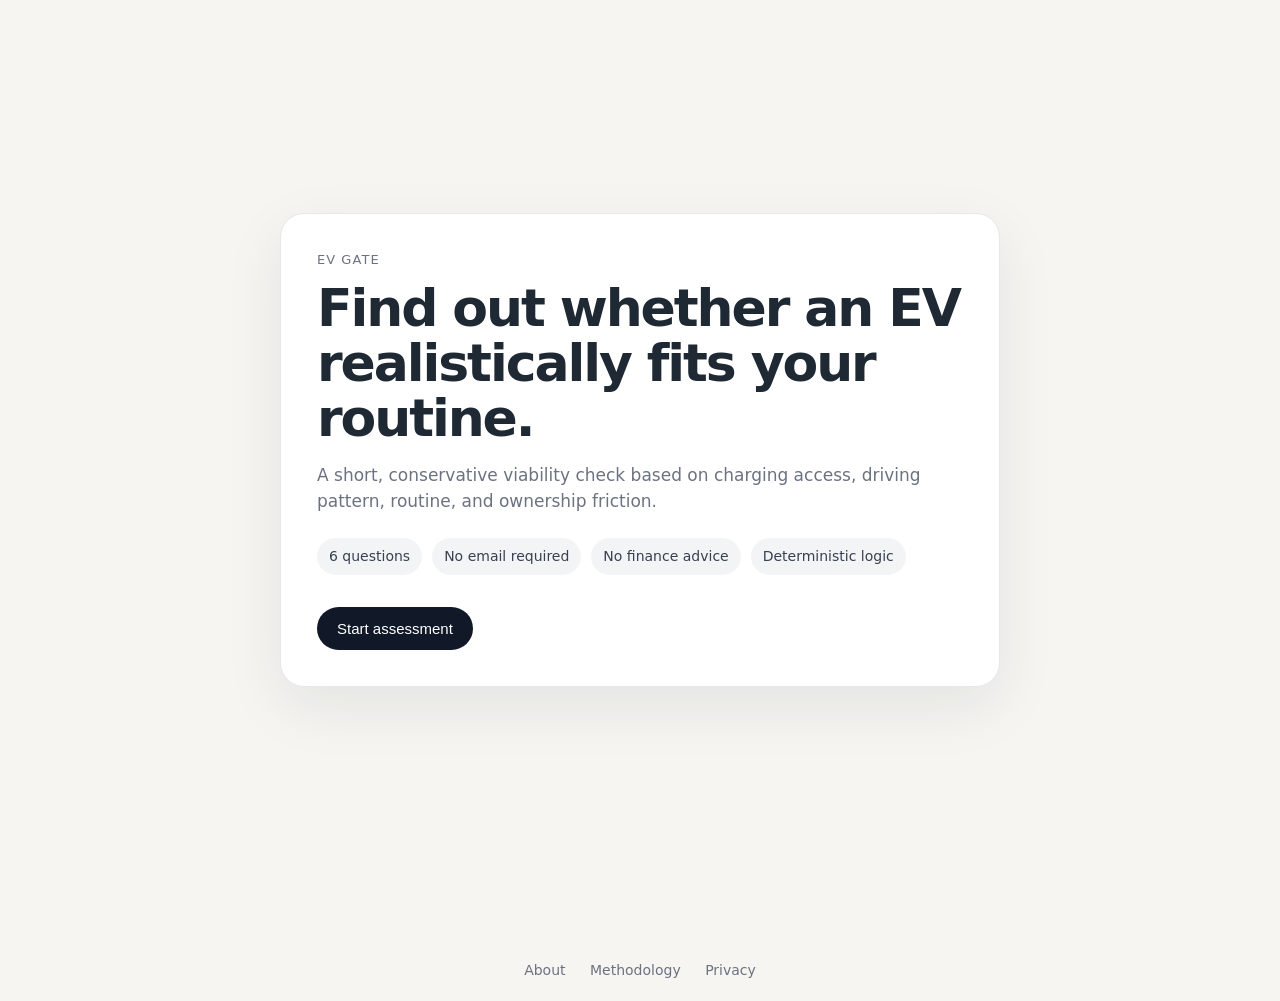
<file: index.html>
<!DOCTYPE html>
<html lang="en">
<head>
  <meta charset="UTF-8" />
  <meta name="viewport" content="width=device-width, initial-scale=1.0" />
  <title>EV Gate</title>

  <style>
    :root {
      --bg: #f6f5f2;
      --card: #ffffff;
      --text: #1f2933;
      --muted: #6b7280;
      --border: #e5e7eb;
      --accent: #111827;
      --soft: #f3f4f6;
      --good: #166534;
      --warn: #92400e;
      --bad: #991b1b;
    }

    * {
      box-sizing: border-box;
    }

    body {
      margin: 0;
      font-family: Inter, system-ui, -apple-system, BlinkMacSystemFont, "Segoe UI", sans-serif;
      background: var(--bg);
      color: var(--text);
      line-height: 1.5;
    }

    .page {
      min-height: 100vh;
      display: flex;
      align-items: center;
      justify-content: center;
      padding: 24px;
    }

    .card {
      width: 100%;
      max-width: 720px;
      background: var(--card);
      border: 1px solid var(--border);
      border-radius: 24px;
      padding: 36px;
      box-shadow: 0 20px 60px rgba(15, 23, 42, 0.08);
    }

    .eyebrow {
      font-size: 13px;
      letter-spacing: 0.08em;
      text-transform: uppercase;
      color: var(--muted);
      margin-bottom: 12px;
    }

    h1 {
      font-size: clamp(32px, 5vw, 52px);
      line-height: 1.05;
      margin: 0 0 18px;
      letter-spacing: -0.04em;
    }

    h2 {
      font-size: clamp(24px, 4vw, 34px);
      line-height: 1.15;
      margin: 0 0 12px;
      letter-spacing: -0.03em;
    }

    p {
      color: var(--muted);
      margin: 0 0 24px;
      font-size: 17px;
    }

    .meta {
      display: flex;
      flex-wrap: wrap;
      gap: 10px;
      margin: 24px 0 32px;
    }

    .tag {
      padding: 8px 12px;
      background: var(--soft);
      border-radius: 999px;
      font-size: 14px;
      color: #374151;
    }

    .options {
      display: grid;
      gap: 12px;
      margin-top: 24px;
      grid-template-columns: repeat(auto-fit, minmax(300px, 1fr));
    }

    .option {
      width: 100%;
      border: 1px solid var(--border);
      background: #fff;
      color: var(--text);
      text-align: left;
      padding: 16px 18px;
      border-radius: 16px;
      cursor: pointer;
      font-size: 16px;
      transition: 0.15s ease;
    }

    .option:hover {
      border-color: #9ca3af;
      background: #fafafa;
    }

    .option.selected {
      border-color: var(--accent);
      background: #f9fafb;
      box-shadow: inset 0 0 0 1px var(--accent);
    }

    .actions {
      display: flex;
      justify-content: space-between;
      gap: 12px;
      margin-top: 30px;
    }

    button {
      border: 0;
      border-radius: 999px;
      padding: 13px 20px;
      font-size: 15px;
      cursor: pointer;
    }

    .primary {
      background: var(--accent);
      color: white;
    }

    .secondary {
      background: var(--soft);
      color: var(--text);
    }

    .primary:disabled {
      opacity: 0.35;
      cursor: not-allowed;
    }

    .progress {
      height: 8px;
      background: var(--soft);
      border-radius: 999px;
      overflow: hidden;
      margin-bottom: 28px;
    }

    .progress-bar {
      height: 100%;
      width: 0%;
      background: var(--accent);
      transition: width 0.25s ease;
    }

    .result-label {
      display: inline-block;
      padding: 8px 12px;
      border-radius: 999px;
      font-size: 14px;
      margin-bottom: 18px;
      background: var(--soft);
      color: var(--text);
    }

    .result-label.good {
      background: #dcfce7;
      color: var(--good);
    }

    .result-label.warn {
      background: #fef3c7;
      color: var(--warn);
    }

    .result-label.bad {
      background: #fee2e2;
      color: var(--bad);
    }

    .result-box {
      background: #f9fafb;
      border: 1px solid var(--border);
      border-radius: 18px;
      padding: 18px;
      margin: 18px 0;
    }

    .result-box h3 {
      margin: 0 0 8px;
      font-size: 17px;
    }

    .result-box p {
      margin: 0;
      font-size: 15px;
    }

    @media (max-width: 560px) {
      .card {
        padding: 24px;
      }

      .actions {
        flex-direction: column-reverse;
      }

      button {
        width: 100%;
      }
    }

    footer {
      text-align: center;
      margin-top: 40px;
      padding: 20px;
      font-size: 14px;
    }

    footer a {
      margin: 0 10px;
      color: var(--muted);
      text-decoration: none;
    }

    footer a:hover {
      color: var(--accent);
    }
  </style>
</head>

<body>
  <main class="page">
    <section class="card" id="app"></section>
  </main>

  <footer>
    <a href="about.html">About</a>
    <a href="methodology.html">Methodology</a>
    <a href="privacy.html">Privacy</a>
  </footer>
  <script>
    const questions = [
      {
        id: "chargingAssessment",
        title: "How would you realistically expect to charge the vehicle most of the time?",
        support: "This helps assess whether your likely charging behaviour fits nearby infrastructure and routine.",
        answers: [
          { label: "Mainly at home", score: 3, friction: 0 },
          { label: "Mainly at work", score: 2, friction: 0 },
          { label: "Mostly public chargers nearby", score: -1, friction: 2 },
          { label: "Mostly rapid charging when needed", score: -2, friction: 3 },
          { label: "I’m not sure yet", score: 0, friction: 1, uncertainty: 1 }
        ]
      },
      {
        id: "drivingPattern",
        title: "On a typical week, how much driving would the vehicle usually do?",
        support: "This helps assess how often charging may realistically be required.",
        answers: [
          { label: "Mostly short local trips", score: 3, friction: 0 },
          { label: "Regular commuting and errands", score: 2, friction: 0 },
          { label: "Frequent long-distance driving", score: -1, friction: 2 },
          { label: "High mileage most weeks", score: -2, friction: 3 },
          { label: "It varies significantly week to week", score: -1, friction: 2 },
          { label: "Unsure", score: 0, friction: 1, uncertainty: 1 }
        ]
      },
      {
        id: "routinePredictability",
        title: "How predictable is your typical weekly driving routine?",
        support: "This helps assess how easily charging could fit around your normal usage.",
        answers: [
          { label: "Very predictable week to week", score: 3, friction: 0 },
          { label: "Mostly predictable with occasional longer trips", score: 2, friction: 0 },
          { label: "Changes regularly week to week", score: -1, friction: 2 },
          { label: "Frequently unpredictable or last-minute", score: -2, friction: 3 },
          { label: "Unsure", score: 0, friction: 1, uncertainty: 1 }
        ]
      },
      {
        id: "chargingTolerance",
        title: "How would you feel about occasionally planning journeys or stops around charging availability?",
        support: "Some EV ownership setups may involve occasional reliance on public charging infrastructure.",
        answers: [
          { label: "Completely fine with it", score: 3, friction: 0 },
          { label: "Mostly fine if needed occasionally", score: 2, friction: 0 },
          { label: "Neutral / not sure", score: 0, friction: 1, uncertainty: 1 },
          { label: "Would prefer not to", score: -1, friction: 2 },
          { label: "Would find that frustrating", score: -3, friction: 3 }
        ]
      },
      {
        id: "backupFlexibility",
        title: "Would the EV likely be your only regularly available vehicle?",
        support: "This helps assess how flexible your transport setup would be if charging became inconvenient.",
        answers: [
          { label: "Yes", score: 3, friction: 0 },
          { label: "Mostly yes", score: 2, friction: 0 },
          { label: "No", score: -1, friction: 2 },
          { label: "There would usually be another option available", score: -2, friction: 3 },
          { label: "Unsure", score: 0, friction: 1, uncertainty: 1 }
        ]
      },
      {
        id: "expectation",
        title: "What would you expect EV ownership to feel like day to day?",
        support: "This helps check whether expectations match the likely ownership experience.",
        answers: [
          { label: "Simple, predictable, and mostly charged at home", score: 3, friction: 0 },
          { label: "A small adjustment, but manageable", score: 2, friction: 0 },
          { label: "Similar to petrol or diesel convenience", score: -1, friction: 2 },
          { label: "I’m mainly interested but unsure what to expect", score: 0, friction: 1, uncertainty: 1 },
          { label: "I would not want to think about charging much", score: -2, friction: 3 }
        ]
      }
    ];

    let currentQuestion = 0;
    let answers = {};

    const app = document.getElementById("app");

    function renderStart() {
      app.innerHTML = `
        <div class="eyebrow">EV Gate</div>
        <h1>Find out whether an EV realistically fits your routine.</h1>
        <p>A short, conservative viability check based on charging access, driving pattern, routine, and ownership friction.</p>

        <div class="meta">
          <span class="tag">6 questions</span>
          <span class="tag">No email required</span>
          <span class="tag">No finance advice</span>
          <span class="tag">Deterministic logic</span>
        </div>

        <button class="primary" onclick="renderQuestion()">Start assessment</button>
      `;
    }

    function renderQuestion() {
      const q = questions[currentQuestion];
      const selected = answers[q.id];

      app.innerHTML = `
        <div class="progress">
          <div class="progress-bar" style="width:0%"></div>
        </div>

        <div class="eyebrow">Question ${currentQuestion + 1} of ${questions.length}</div>
        <h2>${q.title}</h2>
        <p>${q.support}</p>

        <div class="options">
          ${q.answers.map((answer, index) => `
            <button 
              class="option ${selected === index ? "selected" : ""}" 
              onclick="selectAnswer(${index})">
              ${answer.label}
            </button>
          `).join("")}
        </div>

        <div class="actions">
          <button class="secondary" onclick="goBack()">
            ${currentQuestion === 0 ? "Back to start" : "Back"}
          </button>

          <button class="primary" onclick="goNext()" ${selected === undefined ? "disabled" : ""}>
            ${currentQuestion === questions.length - 1 ? "See result" : "Continue"}
          </button>
        </div>
      `;

      // Set progress bar width after rendering
      const progressBar = app.querySelector('.progress-bar');
      progressBar.style.width = `${((currentQuestion) / questions.length) * 100}%`;
    }

    function selectAnswer(index) {
      const q = questions[currentQuestion];
      answers[q.id] = index;
      renderQuestion();
    }

    function goBack() {
      if (currentQuestion === 0) {
        renderStart();
      } else {
        currentQuestion--;
        renderQuestion();
      }
    }

    function goNext() {
      if (currentQuestion < questions.length - 1) {
        currentQuestion++;
        renderQuestion();
      } else {
        renderResult();
      }
    }

    function calculateResult() {
      let score = 0;
      let friction = 0;
      let uncertainty = 0;

      questions.forEach(q => {
        const selectedIndex = answers[q.id];
        const selectedAnswer = q.answers[selectedIndex];

        score += selectedAnswer.score || 0;
        friction += selectedAnswer.friction || 0;
        uncertainty += selectedAnswer.uncertainty || 0;
      });

      if (uncertainty >= 3) {
        return {
          type: "Insufficient information",
          tone: "",
          heading: "There is not enough certainty to give a strong viability result.",
          why: "Several answers indicate uncertainty. That does not mean an EV is unsuitable, but it does mean the practical setup needs more checking first.",
          next: "Clarify likely charging behaviour, weekly mileage, and whether public or rapid charging would be needed regularly."
        };
      }

      if (score >= 12 && friction <= 4) {
        return {
          type: "Likely viable",
          tone: "good",
          heading: "An EV appears operationally viable for your current routine.",
          why: "Your answers suggest manageable charging access, suitable usage patterns, and limited day-to-day friction.",
          next: "Check real-world range, charging installation options, insurance, and total running costs before making a decision."
        };
      }

      if (score >= 5 && friction <= 9) {
        return {
          type: "Viable with tradeoffs",
          tone: "warn",
          heading: "An EV may work, but there are practical tradeoffs to consider.",
          why: "Your setup has some positive viability signals, but charging access, usage pattern, or routine flexibility may create occasional friction.",
          next: "Focus on charging access, realistic weekly usage, and whether occasional public charging would be acceptable."
        };
      }

      return {
        type: "Currently high friction",
        tone: "bad",
        heading: "An EV may create significant practical friction in your current setup.",
        why: "Your answers suggest higher reliance on public charging, lower routine predictability, or limited flexibility if charging becomes inconvenient.",
        next: "Before going further, check whether reliable home, workplace, or local charging access could realistically improve the setup."
      };
    }

    function renderResult() {
      const result = calculateResult();

      app.innerHTML = `
        <div class="result-label ${result.tone}">${result.type}</div>
        <h1>${result.heading}</h1>
        <p>This is not a recommendation to buy or avoid an EV. It is a practical viability check based on your answers.</p>

        <div class="result-box">
          <h3>Why this result?</h3>
          <p>${result.why}</p>
        </div>

        <div class="result-box">
          <h3>What to check next</h3>
          <p>${result.next}</p>
        </div>

        <div class="actions">
          <button class="secondary" onclick="restart()">Start again</button>
        </div>
      `;
    }

    function restart() {
      currentQuestion = 0;
      answers = {};
      renderStart();
    }

    renderStart();
  </script>
</body>
</html>
</file>
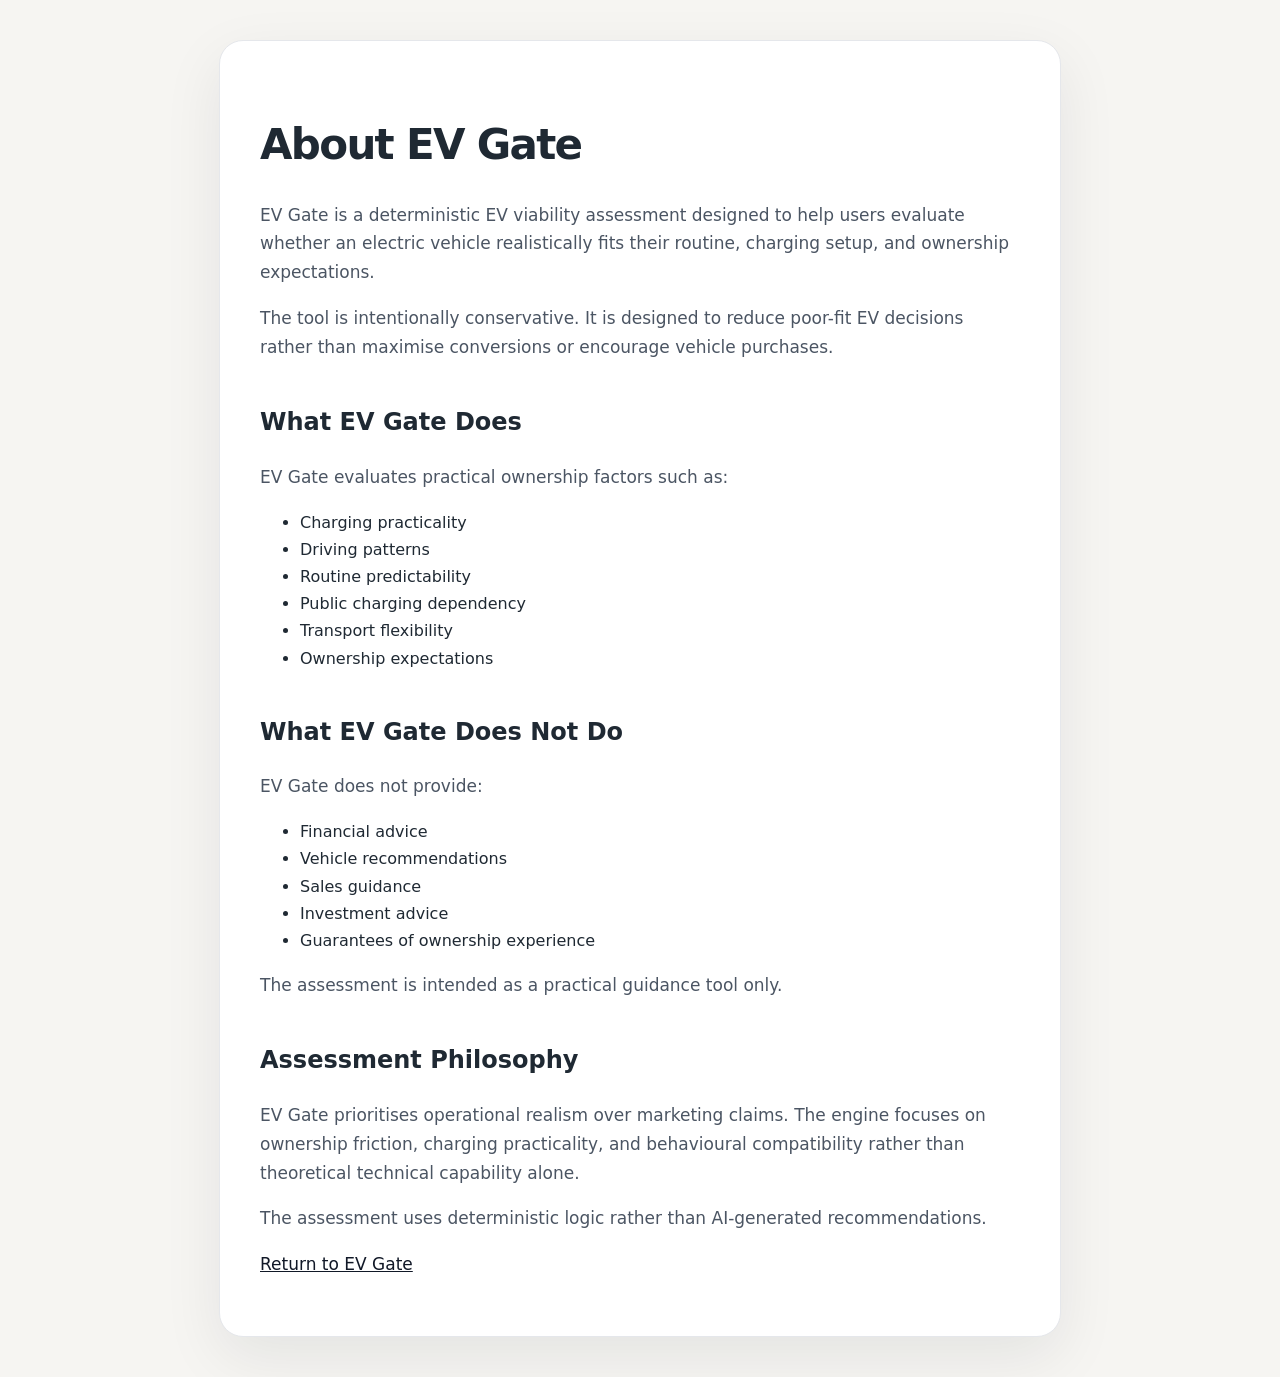
<file: about.html>
<!DOCTYPE html>
<html lang="en">
<head>
  <meta charset="UTF-8" />
  <meta name="viewport" content="width=device-width, initial-scale=1.0" />
  <title>About | EV Gate</title>

  <style>
    body {
      margin: 0;
      font-family: Inter, system-ui, sans-serif;
      background: #f6f5f2;
      color: #1f2933;
      line-height: 1.7;
      padding: 40px 20px;
    }

    .container {
      max-width: 760px;
      margin: 0 auto;
      background: white;
      border-radius: 24px;
      padding: 40px;
      border: 1px solid #e5e7eb;
      box-shadow: 0 20px 60px rgba(15, 23, 42, 0.08);
    }

    h1 {
      font-size: 42px;
      margin-bottom: 20px;
      letter-spacing: -0.04em;
    }

    h2 {
      margin-top: 40px;
      font-size: 24px;
    }

    p {
      color: #4b5563;
      font-size: 17px;
    }

    a {
      color: #111827;
    }
  </style>
</head>
<body>
  <div class="container">
    <h1>About EV Gate</h1>

    <p>
      EV Gate is a deterministic EV viability assessment designed to help users evaluate whether an electric vehicle realistically fits their routine, charging setup, and ownership expectations.
    </p>

    <p>
      The tool is intentionally conservative. It is designed to reduce poor-fit EV decisions rather than maximise conversions or encourage vehicle purchases.
    </p>

    <h2>What EV Gate Does</h2>

    <p>
      EV Gate evaluates practical ownership factors such as:
    </p>

    <ul>
      <li>Charging practicality</li>
      <li>Driving patterns</li>
      <li>Routine predictability</li>
      <li>Public charging dependency</li>
      <li>Transport flexibility</li>
      <li>Ownership expectations</li>
    </ul>

    <h2>What EV Gate Does Not Do</h2>

    <p>
      EV Gate does not provide:
    </p>

    <ul>
      <li>Financial advice</li>
      <li>Vehicle recommendations</li>
      <li>Sales guidance</li>
      <li>Investment advice</li>
      <li>Guarantees of ownership experience</li>
    </ul>

    <p>
      The assessment is intended as a practical guidance tool only.
    </p>

    <h2>Assessment Philosophy</h2>

    <p>
      EV Gate prioritises operational realism over marketing claims. The engine focuses on ownership friction, charging practicality, and behavioural compatibility rather than theoretical technical capability alone.
    </p>

    <p>
      The assessment uses deterministic logic rather than AI-generated recommendations.
    </p>

    <p>
      <a href="index.html">Return to EV Gate</a>
    </p>
  </div>
</body>
</html>
</file>
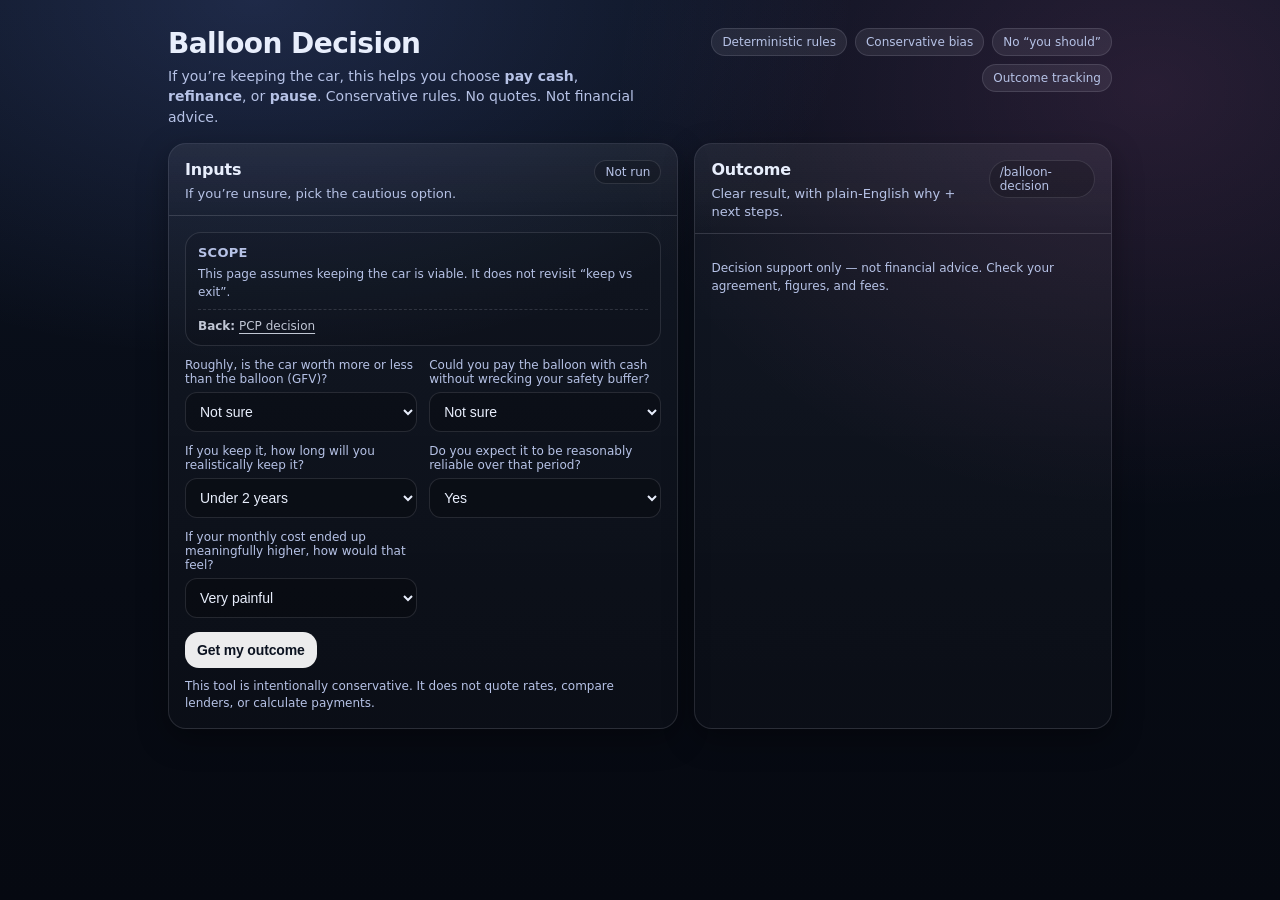
<file: balloon-decision.html>
<!doctype html>
<html lang="en">
<head>
  <meta charset="utf-8" />
  <meta name="viewport" content="width=device-width,initial-scale=1" />
  <title>Balloon Decision — Pay Cash vs Refinance</title>
  <meta name="description" content="If you’re keeping the car, decide how to handle the balloon: pay cash, refinance, or pause. Conservative, deterministic, no cookies." />

  <!-- Indexing controls -->
  <link id="canonicalLink" rel="canonical" href="/balloon-decision/" />
  <meta id="robotsMeta" name="robots" content="index,follow" />

  <style>
:root{
      --bg:#0b1220;
      --text:#e8eefc;
      --muted:#b6c2e6;
      --line:rgba(232,238,252,.12);
      --good:rgba(120,255,190,.12);
      --warn:rgba(255,225,130,.12);
      --bad:rgba(255,130,155,.12);
      --chip:rgba(232,238,252,.08);
      --shadow: 0 10px 30px rgba(0,0,0,.35);
      --radius:18px;
      --radius2:14px;
      --max:980px;
      --font: ui-sans-serif, system-ui, -apple-system, Segoe UI, Roboto, Helvetica, Arial, "Apple Color Emoji","Segoe UI Emoji";
    }
    *{box-sizing:border-box}
    body{
      margin:0;
      font-family:var(--font);
      color:var(--text);
      background:radial-gradient(1000px 600px at 20% 0%, rgba(120,150,255,.18), transparent 60%),
                 radial-gradient(900px 700px at 90% 10%, rgba(255,120,210,.12), transparent 60%),
                 linear-gradient(180deg, var(--bg), #070b14 65%, #060911);
      min-height:100vh;
    }
    a{color:inherit}
    .wrap{max-width:var(--max); margin:0 auto; padding:28px 18px 60px}
    .top{display:flex; gap:14px; align-items:flex-start; justify-content:space-between; margin-bottom:16px;}
    .title{display:flex; flex-direction:column; gap:6px;}
    h1{margin:0; font-size:28px; letter-spacing:-.02em; line-height:1.15;}
    .sub{margin:0; color:var(--muted); max-width:62ch; line-height:1.45; font-size:14px;}
    .pillrow{display:flex; gap:8px; flex-wrap:wrap; justify-content:flex-end;}
    .pill{background:var(--chip); border:1px solid var(--line); padding:6px 10px; border-radius:999px; font-size:12px; color:var(--muted); user-select:none; white-space:nowrap;}

    .grid{display:grid; grid-template-columns: 1.1fr .9fr; gap:16px; margin-top:16px;}
    @media (max-width: 900px){ .grid{grid-template-columns:1fr} .pillrow{justify-content:flex-start} }

    .card{
      background:linear-gradient(180deg, rgba(255,255,255,.04), rgba(255,255,255,.02));
      border:1px solid var(--line);
      border-radius:var(--radius);
      box-shadow:var(--shadow);
      overflow:hidden;
    }
    .card .hd{
      padding:16px 16px 12px;
      border-bottom:1px solid var(--line);
      background:linear-gradient(180deg, rgba(255,255,255,.03), transparent);
      display:flex;
      align-items:flex-start;
      justify-content:space-between;
      gap:12px;
    }
    .card .hd h2{margin:0; font-size:16px; letter-spacing:-.01em;}
    .card .hd p{margin:6px 0 0; color:var(--muted); font-size:13px; line-height:1.4;}
    .card .bd{padding:14px 16px 16px}

    .form{display:grid; grid-template-columns: 1fr 1fr; gap:12px;}
    @media (max-width: 720px){ .form{grid-template-columns:1fr} }

    .section{
      grid-column: 1 / -1;
      border:1px solid var(--line);
      border-radius:16px;
      background:rgba(0,0,0,.10);
      padding:12px 12px 10px;
      margin-top:2px;
    }
    .section h3{margin:0 0 6px; font-size:13px; letter-spacing:.02em; text-transform:uppercase; color:var(--muted);}
    .section p{margin:0; font-size:12px; line-height:1.45; color:var(--muted);}
    .section .tip{margin-top:8px; padding-top:8px; border-top:1px dashed rgba(232,238,252,.14); color:rgba(232,238,252,.82);}

    label{display:flex; flex-direction:column; gap:6px; font-size:12px; color:var(--muted);}
    select{
      width:100%;
      border-radius:12px;
      border:1px solid var(--line);
      background:rgba(0,0,0,.22);
      color:var(--text);
      padding:10px 10px;
      outline:none;
      font-size:14px;
    }
    select:focus{border-color:rgba(180,200,255,.35)}
    .btnrow{margin-top:14px; display:flex; gap:10px; flex-wrap:wrap;}
    button{border:none; border-radius:14px; padding:10px 12px; cursor:pointer; font-weight:650; letter-spacing:-.01em; font-size:14px;}
    .primary{background:rgba(255,255,255,.92); color:#0b1220;}
    .ghost{background:transparent; color:var(--text); border:1px solid var(--line);}
    .note{margin-top:10px; font-size:12px; color:var(--muted); line-height:1.4;}

    .outcome{display:flex; flex-direction:column; gap:12px;}
    .banner{border-radius:var(--radius); border:1px solid var(--line); padding:14px 14px 12px; background:rgba(255,255,255,.03);}
    .banner.good{ background:var(--good); }
    .banner.warn{ background:var(--warn); }
    .banner.bad{ background:var(--bad); }
    .banner .kicker{font-size:12px; color:var(--muted); margin:0 0 6px; display:flex; gap:8px; align-items:center; flex-wrap:wrap;}
    .tag{
      display:inline-flex; align-items:center; gap:6px;
      padding:4px 10px; border-radius:999px;
      background:rgba(0,0,0,.18); border:1px solid var(--line);
      font-size:12px; color:var(--muted); user-select:none;
    }
    .banner h3{margin:0; font-size:20px; letter-spacing:-.02em;}
    .why, .next{border:1px solid var(--line); border-radius:var(--radius2); background:rgba(0,0,0,.12); padding:12px 12px 10px;}
    .why h4, .next h4{margin:0 0 8px; font-size:13px; color:var(--muted); letter-spacing:.02em; text-transform:uppercase;}
    ul{margin:0; padding-left:18px; color:var(--text); line-height:1.5; font-size:14px;}
    .small{color:var(--muted); font-size:12px; line-height:1.45;}

    .links{margin-top:10px; display:flex; flex-direction:column; gap:8px;}
    .linkitem{
      display:flex; justify-content:space-between; gap:10px;
      padding:10px 10px;
      border:1px solid var(--line);
      border-radius:12px;
      background:rgba(255,255,255,.03);
      text-decoration:none;
    }
    .linkitem:hover{border-color:rgba(200,210,255,.28)}
    .linkitem .l{display:flex; flex-direction:column; gap:2px; min-width:0;}
    .linkitem .t{font-size:14px; font-weight:650; white-space:nowrap; overflow:hidden; text-overflow:ellipsis;}
    .linkitem .d{font-size:12px; color:var(--muted); line-height:1.35;}
    .aff{font-size:11px; color:var(--muted); opacity:.9;}

    .audit{margin-top:12px; border-top:1px solid var(--line); padding-top:12px;}
    details{border:1px solid var(--line); border-radius:14px; padding:10px 12px; background:rgba(0,0,0,.10);}
    summary{cursor:pointer; font-weight:650; font-size:13px;}
    .auditgrid{margin-top:10px; display:grid; grid-template-columns: 1fr 1fr; gap:10px;}
    @media (max-width: 720px){ .auditgrid{grid-template-columns:1fr} }
    .kv{border:1px solid var(--line); border-radius:12px; padding:10px; background:rgba(255,255,255,.03); font-size:12px; color:var(--muted); line-height:1.35;}
    .kv b{color:var(--text); font-weight:650}
    .footer{margin-top:14px; color:var(--muted); font-size:12px; line-height:1.45;}
</style>
</head>

<body>
  <div class="wrap">
    <div class="top">
      <div class="title">
        <h1>Balloon Decision</h1>
        <p class="sub">
          If you’re keeping the car, this helps you choose <b>pay cash</b>, <b>refinance</b>, or <b>pause</b>.
          Conservative rules. No quotes. Not financial advice.
        </p>
      </div>
      <div class="pillrow">
        <div class="pill">Deterministic rules</div>
        <div class="pill">Conservative bias</div>
        <div class="pill">No “you should”</div>
        <div class="pill">Outcome tracking</div>
      </div>
    </div>

    <div class="grid">
      <!-- INPUTS -->
      <section class="card">
        <div class="hd">
          <div>
            <h2>Inputs</h2>
            <p>If you’re unsure, pick the cautious option.</p>
          </div>
          <div class="tag">Not run</div>
        </div>
        <div class="bd">
          <div class="section" style="margin-bottom:12px;">
            <h3>Scope</h3>
            <p>This page assumes keeping the car is viable. It does not revisit “keep vs exit”.</p>
            <p class="tip"><b>Back:</b> <a href="/pcp-decision" style="text-decoration:underline; text-underline-offset:3px;">PCP decision</a></p>
          </div>

          <form class="form" id="balloonForm">
            <label>
              Roughly, is the car worth more or less than the balloon (GFV)?
              <select id="equity">
                <option value="not_sure">Not sure</option>
                <option value="more">Worth more</option>
                <option value="same">About the same</option>
                <option value="less">Worth less</option>
              </select>
            </label>

            <label>
              Could you pay the balloon with cash without wrecking your safety buffer?
              <select id="cash">
                <option value="not_sure">Not sure</option>
                <option value="yes">Yes</option>
                <option value="some">Some, but not all</option>
                <option value="no">No</option>
              </select>
            </label>

            <label>
              If you keep it, how long will you realistically keep it?
              <select id="horizon">
                <option value="lt2">Under 2 years</option>
                <option value="3plus">3+ years</option>
              </select>
            </label>

            <label>
              Do you expect it to be reasonably reliable over that period?
              <select id="reliability">
                <option value="yes">Yes</option>
                <option value="unsure">Not sure</option>
                <option value="no">No</option>
              </select>
            </label>

            <label>
              If your monthly cost ended up meaningfully higher, how would that feel?
              <select id="stress">
                <option value="painful">Very painful</option>
                <option value="ok">Manageable</option>
                <option value="fine">Not an issue</option>
              </select>
            </label>
          </form>

          <div class="btnrow">
            <button class="primary" id="btn" type="button">Get my outcome</button>
          </div>

          <div class="note">
            This tool is intentionally conservative. It does not quote rates, compare lenders, or calculate payments.
          </div>
        </div>
      </section>

      <!-- OUTPUT -->
      <section class="card">
        <div class="hd">
          <div>
            <h2>Outcome</h2>
            <p>Clear result, with plain-English why + next steps.</p>
          </div>
          <div class="tag" id="pathTag">/balloon-decision</div>
        </div>
        <div class="bd">
          <div id="result" class="outcome" style="display:none;"></div>

          <div class="footer" style="margin-top:12px;">
            <div class="small">Decision support only — not financial advice. Check your agreement, figures, and fees.</div>
          </div>
        </div>
      </section>
    </div>
  </div>

<script>

    (() => {
      // ============================
      // Indexing rules (Google testing)
      // ============================
      const BASE_PATH = "/balloon-decision/";
      const OUTCOME_PREFIX = BASE_PATH + "outcome/";

      const canonicalEl = document.getElementById("canonicalLink");
      const robotsEl = document.getElementById("robotsMeta");

      function applyIndexingRules() {
        const path = window.location.pathname || "/";
        const isOutcome = path.startsWith(OUTCOME_PREFIX);

        // Canonical ALWAYS points to the base engine path (avoids duplicate content)
        if (canonicalEl) canonicalEl.setAttribute("href", BASE_PATH);

        // Base path indexable; outcome paths noindex
        if (robotsEl) robotsEl.setAttribute("content", isOutcome ? "noindex,follow" : "index,follow");
      }

      // ============================
      // Existing engine logic (unchanged except where required)
      // ============================
      const elEquity = document.getElementById("equity");
      const elCash = document.getElementById("cash");
      const elHorizon = document.getElementById("horizon");
      const elReliability = document.getElementById("reliability");
      const elStress = document.getElementById("stress");
      const elBtn = document.getElementById("btn");
      const elResult = document.getElementById("result");

      function toSlug(tag){
        return String(tag || "unknown")
          .toLowerCase()
          .trim()
          .replace(/\s+/g, "-")
          .replace(/[^a-z0-9-]/g, "");
      }

      const ALLOWED = ["PAUSE", "PAY CASH", "REFINANCE"];

      function recommendBalloon({ equity, cash, horizon, reliability, stress }) {
        if (equity === "not_sure") {
          return {
            tag: "PAUSE",
            title: "Pause — get value vs balloon first",
            why: [
              "You can’t choose cash vs refinance without knowing whether you’re buying above or below market value."
            ],
            next: [
              "Get 1–2 rough valuations.",
              "Compare them to your balloon (GFV).",
              "Then rerun this page."
            ],
            action: { label: "Get a rough valuation →", url: "https://www.autotrader.co.uk/car-valuation" },
            warn: "Refinancing blind is how people finance a loss."
          };
        }

        // Negative equity: this page does not tell them to sell/exit, but it must stop them committing.
        if (equity === "less") {
          return {
            tag: "PAUSE",
            title: "Pause — negative equity changes the framing",
            why: [
              "If the car is worth less than the balloon, paying or refinancing often means buying above market value.",
              "Even if you expect mileage/condition charges, those costs are often capped and can still be lower than locking in the full value-vs-balloon gap."
            ],
            next: [
              "Compare: likely return charges (mileage/condition) vs the value-vs-balloon gap.",
              "If the gap is large, revisit the main PCP decision page and re-check exit options."
            ],
            warn: "Be wary of anyone who ‘solves’ the gap by hiding it in a new agreement."
          };
        }

        if (cash === "not_sure") {
          return {
            tag: "PAUSE",
            title: "Pause — decide whether cash is genuinely available",
            why: [
              "If paying cash would damage your safety buffer, it isn’t really ‘available’."
            ],
            next: [
              "Decide your minimum safe cash buffer.",
              "Then answer again: can you pay the balloon and still keep that buffer?"
            ],
            warn: ""
          };
        }

        const short = (horizon === "lt2");
        const long = (horizon === "3plus");

        if (short) {
          return {
            tag: "PAUSE",
            title: "Pause — short horizons make balloon commitments risky",
            why: [
              "If you expect to move on within ~2 years, refinancing often becomes interest for nothing.",
              "Even paying cash can be premature if you’re not truly keeping the car."
            ],
            next: [
              "Confirm you genuinely want to keep the car (not just avoid a deadline).",
              "If you do, rerun this with a 3+ year horizon."
            ],
            warn: "Refinancing ‘just for now’ is usually a bad idea."
          };
        }

        if (reliability === "no") {
          return {
            tag: "PAUSE",
            title: "Pause — don’t lock in finance on a car you don’t trust",
            why: [
              "Refinancing increases the chance you pay interest and repair bills at the same time."
            ],
            next: [
              "If you still want to keep it, cash (with a buffer) is usually safer than finance.",
              "If that doesn’t sit right, revisit the main PCP decision."
            ],
            warn: ""
          };
        }

        if (stress === "painful") {
          if (cash === "yes") {
            return {
              tag: "PAY CASH",
              title: "Pay cash — avoid a higher fixed monthly commitment",
              why: [
                "You said higher monthlies would be very painful, so refinancing is the wrong type of commitment.",
                "If cash is genuinely available without harming your buffer, cash avoids interest and monthly stress."
              ],
              next: [
                "Confirm the exact balloon and any fees.",
                "Keep your safety buffer intact after paying.",
                "Reassess in 6–12 months."
              ],
              warn: "If paying cash would damage your buffer, treat that as ‘not available’ and pause."
            };
          }
          return {
            tag: "PAUSE",
            title: "Pause — refinancing adds stress and cash isn’t available",
            why: [
              "Forcing a finance commitment here is high regret risk."
            ],
            next: [
              "Get clearer quotes/fees, then rerun.",
              "If stress remains, revisit the main PCP decision."
            ],
            warn: "Stretching terms just to hit a monthly number is often a bad idea."
          };
        }

        if (cash === "yes" && long) {
          return {
            tag: "PAY CASH",
            title: "Pay cash and keep the car (avoid interest)",
            why: [
              "If you’ll keep it 3+ years, cash often avoids paying interest on the balloon.",
              "You keep control: you can sell later on your terms if circumstances change."
            ],
            next: [
              "Confirm the exact balloon and any admin/option-to-purchase fee.",
              "Keep a safety buffer after paying.",
              "Reassess in 6–12 months."
            ],
            warn: ""
          };
        }

        if ((cash === "some" || cash === "no") && long) {
          return {
            tag: "REFINANCE",
            title: "Refinance and keep (only if the term matches your horizon)",
            why: [
              "If cash isn’t available, refinancing is the ownership route.",
              "It’s usually rational only if you’ll keep the car long enough and it’s reasonably reliable."
            ],
            next: [
              "Get 2–3 quotes.",
              "Keep the term aligned to your real horizon (don’t over-extend just for monthly).",
              "Compare total payable, not just monthly."
            ],
            warn: "Refinancing then selling soon is how people pay interest for nothing."
          };
        }

        return {
          tag: "PAUSE",
          title: "Pause — it isn’t a clean cash vs refinance picture yet",
          why: [
            "If it isn’t clear, forcing finance is how people overpay under time pressure."
          ],
          next: [
            "Sanity-check buffer (cash), horizon, and 2–3 quotes.",
            "Then rerun."
          ],
          warn: ""
        };
      }

      function slugToTag(slug) {
        const s = String(slug || "").toLowerCase().trim();
        if (s === "pause") return "PAUSE";
        if (s === "pay-cash") return "PAY CASH";
        if (s === "refinance") return "REFINANCE";
        return "OUTCOME";
      }

      function renderOutcomeShellFromUrl() {
        const path = window.location.pathname || "/";
        if (!path.startsWith(OUTCOME_PREFIX)) return;

        const slug = path.slice(OUTCOME_PREFIX.length).split("/")[0] || "";
        const tag = slugToTag(slug);

        // Outcome shell: renders on direct load for analytics paths.
        // (Does not infer full rationale; user must rerun to regenerate logic-driven content.)
        elResult.style.display = "block";
        elResult.innerHTML = `
          <div class="tag">${tag}</div>
          <h2>Outcome path</h2>

          <strong>Why:</strong>
          <ul>
            <li>This URL exists for analytics and sharing a stable outcome path.</li>
            <li>To see the full rationale, rerun the questions on this page.</li>
          </ul>

          <div class="divider"></div>

          <strong>What to do next:</strong>
          <ul>
            <li>Select your answers above.</li>
            <li>Click “Get my outcome”.</li>
          </ul>

          <p class="note">Decision support only — not financial advice.</p>
        `;
      }

      elBtn.addEventListener("click", () => {
        const out = recommendBalloon({
          equity: elEquity.value,
          cash: elCash.value,
          horizon: elHorizon.value,
          reliability: elReliability.value,
          stress: elStress.value
        });

        // Enforce locked outcome set
        if (!ALLOWED.includes(out.tag)) {
          out.tag = "PAUSE";
          out.title = "Pause — internal mismatch (safe fallback)";
          out.why = ["The engine hit an internal mismatch. Safe fallback."];
          out.next = ["Refresh and try again."];
          out.warn = "";
          delete out.action;
        }

        // Outcome tracking for Cloudflare Analytics (unchanged)
        history.replaceState({}, "", OUTCOME_PREFIX + toSlug(out.tag));

        // Apply indexing rules after navigation (required)
        applyIndexingRules();

        elResult.style.display = "block";
        elResult.innerHTML = `
          <div class="tag">${out.tag}</div>
          <h2>${out.title}</h2>

          <strong>Why:</strong>
          <ul>${(out.why || []).map(x => `<li>${x}</li>`).join("")}</ul>

          <div class="divider"></div>

          <strong>What to do next:</strong>
          <ul>${(out.next || []).map(x => `<li>${x}</li>`).join("")}</ul>

          ${out.action ? `
            <p>
              <a class="cta" href="${out.action.url}" target="_blank" rel="noopener noreferrer">
                ${out.action.label}
              </a>
            </p>
          ` : ""}

          ${out.warn ? `
            <div class="divider"></div>
            <strong>Watch out:</strong>
            <ul><li>${out.warn}</li></ul>
          ` : ""}

          <p class="note">Decision support only — not financial advice.</p>
        `;

        elResult.scrollIntoView({ behavior: "smooth", block: "start" });
      });

      // Run on load
      applyIndexingRules();
      renderOutcomeShellFromUrl();
    })();
  
</script>
</body>
</html>
</file>
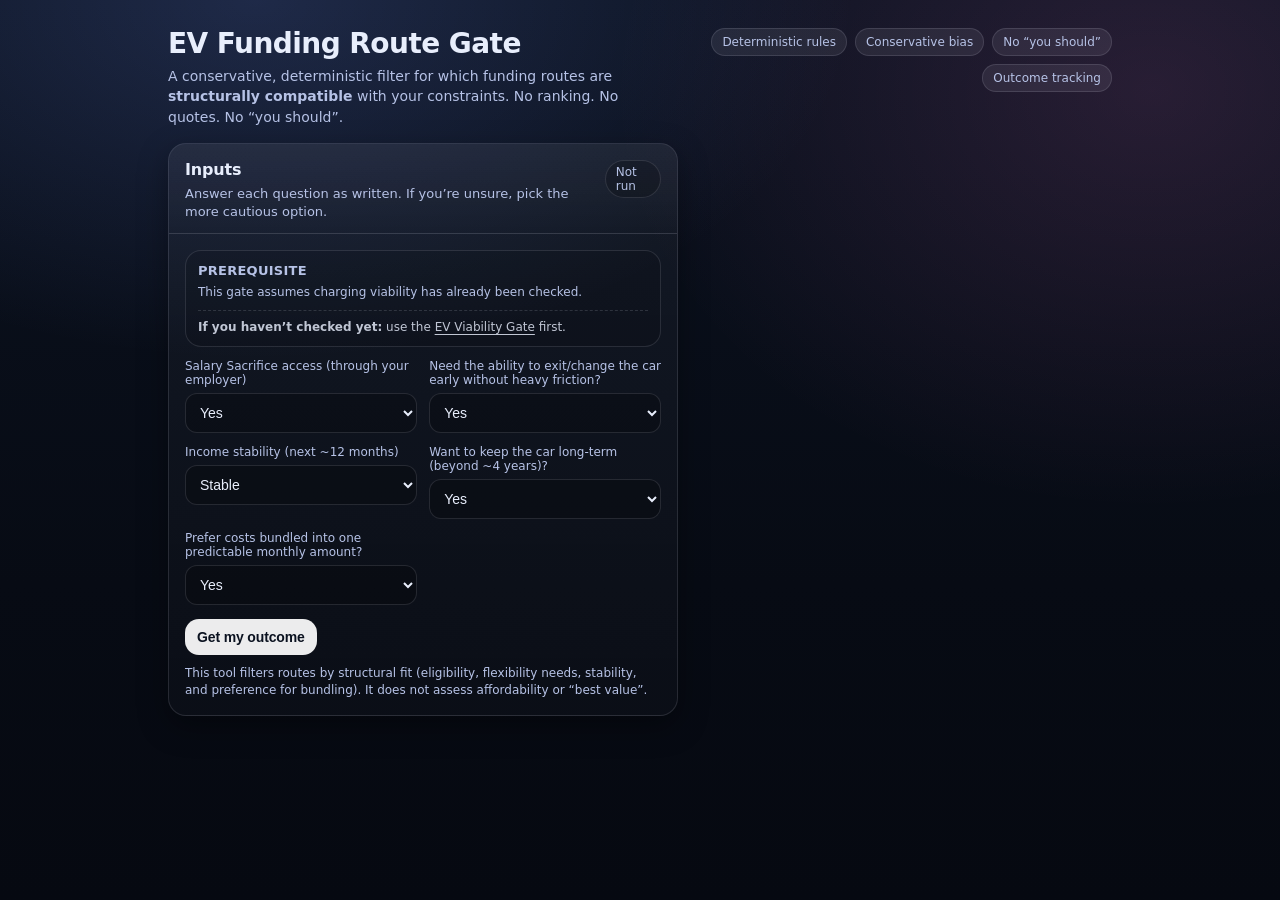
<file: ev-funding-route.html>
<!doctype html>
<html lang="en">
<head>
  <meta charset="utf-8" />
  <meta name="viewport" content="width=device-width,initial-scale=1" />
  <title>EV Funding Route Gate</title>
  <meta name="description" content="A conservative, rule-based check for which EV funding routes are compatible with your constraints. Deterministic. No cookies. Not advice." />

  <!-- Google-safe: canonical always points to base; outcome paths are noindex -->
  <link id="canonicalLink" rel="canonical" href="/ev-funding-route/" />
  <meta id="robotsMeta" name="robots" content="index,follow" />

  <style>
:root{
      --bg:#0b1220;
      --text:#e8eefc;
      --muted:#b6c2e6;
      --line:rgba(232,238,252,.12);
      --good:rgba(120,255,190,.12);
      --warn:rgba(255,225,130,.12);
      --bad:rgba(255,130,155,.12);
      --chip:rgba(232,238,252,.08);
      --shadow: 0 10px 30px rgba(0,0,0,.35);
      --radius:18px;
      --radius2:14px;
      --max:980px;
      --font: ui-sans-serif, system-ui, -apple-system, Segoe UI, Roboto, Helvetica, Arial, "Apple Color Emoji","Segoe UI Emoji";
    }
    *{box-sizing:border-box}
    body{
      margin:0;
      font-family:var(--font);
      color:var(--text);
      background:radial-gradient(1000px 600px at 20% 0%, rgba(120,150,255,.18), transparent 60%),
                 radial-gradient(900px 700px at 90% 10%, rgba(255,120,210,.12), transparent 60%),
                 linear-gradient(180deg, var(--bg), #070b14 65%, #060911);
      min-height:100vh;
    }
    a{color:inherit}
    .wrap{max-width:var(--max); margin:0 auto; padding:28px 18px 60px}
    .top{display:flex; gap:14px; align-items:flex-start; justify-content:space-between; margin-bottom:16px;}
    .title{display:flex; flex-direction:column; gap:6px;}
    h1{margin:0; font-size:28px; letter-spacing:-.02em; line-height:1.15;}
    .sub{margin:0; color:var(--muted); max-width:62ch; line-height:1.45; font-size:14px;}
    .pillrow{display:flex; gap:8px; flex-wrap:wrap; justify-content:flex-end;}
    .pill{background:var(--chip); border:1px solid var(--line); padding:6px 10px; border-radius:999px; font-size:12px; color:var(--muted); user-select:none; white-space:nowrap;}

    .grid{display:grid; grid-template-columns: 1.1fr .9fr; gap:16px; margin-top:16px;}
    @media (max-width: 900px){ .grid{grid-template-columns:1fr} .pillrow{justify-content:flex-start} }

    .card{
      background:linear-gradient(180deg, rgba(255,255,255,.04), rgba(255,255,255,.02));
      border:1px solid var(--line);
      border-radius:var(--radius);
      box-shadow:var(--shadow);
      overflow:hidden;
    }
    .card .hd{
      padding:16px 16px 12px;
      border-bottom:1px solid var(--line);
      background:linear-gradient(180deg, rgba(255,255,255,.03), transparent);
      display:flex;
      align-items:flex-start;
      justify-content:space-between;
      gap:12px;
    }
    .card .hd h2{margin:0; font-size:16px; letter-spacing:-.01em;}
    .card .hd p{margin:6px 0 0; color:var(--muted); font-size:13px; line-height:1.4;}
    .card .bd{padding:14px 16px 16px}

    .form{display:grid; grid-template-columns: 1fr 1fr; gap:12px;}
    @media (max-width: 720px){ .form{grid-template-columns:1fr} }

    .section{
      grid-column: 1 / -1;
      border:1px solid var(--line);
      border-radius:16px;
      background:rgba(0,0,0,.10);
      padding:12px 12px 10px;
      margin-top:2px;
    }
    .section h3{margin:0 0 6px; font-size:13px; letter-spacing:.02em; text-transform:uppercase; color:var(--muted);}
    .section p{margin:0; font-size:12px; line-height:1.45; color:var(--muted);}
    .section .tip{margin-top:8px; padding-top:8px; border-top:1px dashed rgba(232,238,252,.14); color:rgba(232,238,252,.82);}

    label{display:flex; flex-direction:column; gap:6px; font-size:12px; color:var(--muted);}
    select{
      width:100%;
      border-radius:12px;
      border:1px solid var(--line);
      background:rgba(0,0,0,.22);
      color:var(--text);
      padding:10px 10px;
      outline:none;
      font-size:14px;
    }
    select:focus{border-color:rgba(180,200,255,.35)}
    .btnrow{margin-top:14px; display:flex; gap:10px; flex-wrap:wrap;}
    button{border:none; border-radius:14px; padding:10px 12px; cursor:pointer; font-weight:650; letter-spacing:-.01em; font-size:14px;}
    .primary{background:rgba(255,255,255,.92); color:#0b1220;}
    .ghost{background:transparent; color:var(--text); border:1px solid var(--line);}
    .note{margin-top:10px; font-size:12px; color:var(--muted); line-height:1.4;}

    .outcome{display:flex; flex-direction:column; gap:12px;}
    .banner{border-radius:var(--radius); border:1px solid var(--line); padding:14px 14px 12px; background:rgba(255,255,255,.03);}
    .banner.good{ background:var(--good); }
    .banner.warn{ background:var(--warn); }
    .banner.bad{ background:var(--bad); }
    .banner .kicker{font-size:12px; color:var(--muted); margin:0 0 6px; display:flex; gap:8px; align-items:center; flex-wrap:wrap;}
    .tag{
      display:inline-flex; align-items:center; gap:6px;
      padding:4px 10px; border-radius:999px;
      background:rgba(0,0,0,.18); border:1px solid var(--line);
      font-size:12px; color:var(--muted); user-select:none;
    }
    .banner h3{margin:0; font-size:20px; letter-spacing:-.02em;}
    .why, .next{border:1px solid var(--line); border-radius:var(--radius2); background:rgba(0,0,0,.12); padding:12px 12px 10px;}
    .why h4, .next h4{margin:0 0 8px; font-size:13px; color:var(--muted); letter-spacing:.02em; text-transform:uppercase;}
    ul{margin:0; padding-left:18px; color:var(--text); line-height:1.5; font-size:14px;}
    .small{color:var(--muted); font-size:12px; line-height:1.45;}

    .links{margin-top:10px; display:flex; flex-direction:column; gap:8px;}
    .linkitem{
      display:flex; justify-content:space-between; gap:10px;
      padding:10px 10px;
      border:1px solid var(--line);
      border-radius:12px;
      background:rgba(255,255,255,.03);
      text-decoration:none;
    }
    .linkitem:hover{border-color:rgba(200,210,255,.28)}
    .linkitem .l{display:flex; flex-direction:column; gap:2px; min-width:0;}
    .linkitem .t{font-size:14px; font-weight:650; white-space:nowrap; overflow:hidden; text-overflow:ellipsis;}
    .linkitem .d{font-size:12px; color:var(--muted); line-height:1.35;}
    .aff{font-size:11px; color:var(--muted); opacity:.9;}

    .audit{margin-top:12px; border-top:1px solid var(--line); padding-top:12px;}
    details{border:1px solid var(--line); border-radius:14px; padding:10px 12px; background:rgba(0,0,0,.10);}
    summary{cursor:pointer; font-weight:650; font-size:13px;}
    .auditgrid{margin-top:10px; display:grid; grid-template-columns: 1fr 1fr; gap:10px;}
    @media (max-width: 720px){ .auditgrid{grid-template-columns:1fr} }
    .kv{border:1px solid var(--line); border-radius:12px; padding:10px; background:rgba(255,255,255,.03); font-size:12px; color:var(--muted); line-height:1.35;}
    .kv b{color:var(--text); font-weight:650}
    .footer{margin-top:14px; color:var(--muted); font-size:12px; line-height:1.45;}

/* EV Funding Route extras (token-based, New Car Gate pattern) */
.routes{display:grid; gap:12px; grid-template-columns:1fr;}
.routeCard{
  border:1px solid var(--line);
  border-radius:14px;
  padding:12px;
  background:rgba(0,0,0,.10);
}
.routeTop{display:flex; align-items:flex-start; justify-content:space-between; gap:10px; margin-bottom:8px;}
.routeName{font-weight:650; font-size:14px; letter-spacing:-.01em;}
.pill.ok{background:var(--good);}
.pill.pause{background:var(--warn);}
.pill.no{background:var(--bad);}


.linkish{color:inherit}
</style>
</head>

<body>
  <div class="wrap">
    <div class="top">
      <div class="title">
        <h1>EV Funding Route Gate</h1>
        <p class="sub">
          A conservative, deterministic filter for which funding routes are <b>structurally compatible</b> with your constraints.
          No ranking. No quotes. No “you should”.
        </p>
      </div>
      <div class="pillrow">
        <div class="pill">Deterministic rules</div>
        <div class="pill">Conservative bias</div>
        <div class="pill">No “you should”</div>
        <div class="pill">Outcome tracking</div>
      </div>
    </div>

    <div class="grid">
      <!-- INPUTS -->
      <section class="card" id="formCard">
        <div class="hd">
          <div>
            <h2>Inputs</h2>
            <p>Answer each question as written. If you’re unsure, pick the more cautious option.</p>
          </div>
          <div class="tag" id="statusTag">Not run</div>
        </div>
        <div class="bd">

          <div class="section" style="margin-bottom:12px;">
            <h3>Prerequisite</h3>
            <p>This gate assumes charging viability has already been checked.</p>
            <p class="tip"><b>If you haven’t checked yet:</b> use the <a href="/ev-gate/" style="text-decoration:underline; text-underline-offset:3px;">EV Viability Gate</a> first.</p>
          </div>

          <form class="form" id="fundForm">
            <label>
              Salary Sacrifice access (through your employer)
              <select id="salSac">
                <option value="yes">Yes</option>
                <option value="no">No</option>
                <option value="not_sure">Not sure</option>
              </select>
            </label>

            <label>
              Need the ability to exit/change the car early without heavy friction?
              <select id="earlyExit">
                <option value="yes">Yes</option>
                <option value="no">No</option>
                <option value="not_sure">Not sure</option>
              </select>
            </label>

            <label>
              Income stability (next ~12 months)
              <select id="incomeStability">
                <option value="stable">Stable</option>
                <option value="uncertain">Uncertain / changing</option>
                <option value="prefer_not">Prefer not to say</option>
              </select>
            </label>

            <label>
              Want to keep the car long-term (beyond ~4 years)?
              <select id="horizon">
                <option value="yes">Yes</option>
                <option value="no">No</option>
                <option value="not_sure">Not sure</option>
              </select>
            </label>

            <label>
              Prefer costs bundled into one predictable monthly amount?
              <select id="bundled">
                <option value="yes">Yes</option>
                <option value="no">No</option>
                <option value="not_sure">Not sure</option>
              </select>
            </label>
          </form>

          <div class="btnrow">
            <button class="primary" id="btn" type="button">Get my outcome</button>
            <button class="ghost" id="resetBtn" type="button" style="display:none;">Reset</button>
          </div>

          <div class="note">
            This tool filters routes by structural fit (eligibility, flexibility needs, stability, and preference for bundling).
            It does not assess affordability or “best value”.
          </div>
        </div>
      </section>

      <!-- OUTPUT -->
      <section class="card" id="resultCard" style="display:none;" aria-live="polite">
        <div class="hd">
          <div>
            <h2>Outcome</h2>
            <p>Clear result, with plain-English why + next steps.</p>
          </div>
          <div class="tag"><span class="linkish" id="startOver" style="cursor:pointer; text-decoration:underline; text-underline-offset:3px;">Start over</span></div>
        </div>
        <div class="bd">
          <div id="resultBox" class="outcome"></div>

          <div class="divider" style="height:1px; background:var(--line); margin:14px 0;"></div>

          <div class="tag">Route compatibility</div>
          <div id="routesBox" class="routes" style="display:grid; gap:12px; grid-template-columns:1fr;"></div>

          <div class="divider" style="height:1px; background:var(--line); margin:14px 0;"></div>

          <div class="tag">Your answers (not stored)</div>
          <div class="auditgrid" id="summaryKV" style="grid-template-columns:1fr; margin-top:10px;">
            <div class="kv"><b>Salary Sacrifice access</b><br><span id="sumSal">—</span></div>
            <div class="kv"><b>Need early exit flexibility</b><br><span id="sumExit">—</span></div>
            <div class="kv"><b>Income stability</b><br><span id="sumIncome">—</span></div>
            <div class="kv"><b>Keep car long-term</b><br><span id="sumHorizon">—</span></div>
            <div class="kv"><b>Prefer bundled monthly amount</b><br><span id="sumBundled">—</span></div>
          </div>

          <div class="footer">
            <div class="small">This page does not store answers. If you loaded an outcome URL directly, the outcome copy is shown without reconstructing inputs.</div>
            <div class="small">Decision support only — not advice.</div>
          </div>
        </div>
      </section>
    </div>
  </div>

<script>

    (function () {
      // ---------------------------
      // Engine paths (change here if you rename folder)
      // ---------------------------
      const BASE_PATH = "/ev-funding-route/";
      const OUTCOME_PATH = "/ev-funding-route/outcome/";

      // ---------------------------
      // Google-safe indexing directives
      // ---------------------------
      function applyIndexingDirectives() {
        const canonicalEl = document.getElementById("canonicalLink");
        const robotsEl = document.getElementById("robotsMeta");

        const path = window.location.pathname || "";
        const isOutcomePath = path.startsWith(OUTCOME_PATH);

        if (canonicalEl) canonicalEl.setAttribute("href", BASE_PATH);
        if (robotsEl) robotsEl.setAttribute("content", isOutcomePath ? "noindex,follow" : "index,follow");
      }
      applyIndexingDirectives();

      // ---------------------------
      // Locked outcome set (cluster-consistent)
      // ---------------------------
      const OUTCOMES = {
        VIABLE: { key: "VIABLE", slug: "viable", label: "VIABLE" },
        PAUSE: { key: "PAUSE", slug: "pause", label: "PAUSE" },
        NOT_VIABLE_FOR_NOW: { key: "NOT_VIABLE_FOR_NOW", slug: "not-viable-for-now", label: "NOT VIABLE (FOR NOW)" }
      };

      // ---------------------------
      // DOM
      // ---------------------------
      const elSal = document.getElementById("salSac");
      const elExit = document.getElementById("earlyExit");
      const elIncome = document.getElementById("incomeStability");
      const elHorizon = document.getElementById("horizon");
      const elBundled = document.getElementById("bundled");

      const elBtn = document.getElementById("btn");
      const elFormCard = document.getElementById("formCard");
      const elResultCard = document.getElementById("resultCard");
      const elResultBox = document.getElementById("resultBox");
      const elRoutesBox = document.getElementById("routesBox");
      const elStartOver = document.getElementById("startOver");

      const elSumSal = document.getElementById("sumSal");
      const elSumExit = document.getElementById("sumExit");
      const elSumIncome = document.getElementById("sumIncome");
      const elSumHorizon = document.getElementById("sumHorizon");
      const elSumBundled = document.getElementById("sumBundled");

      // ---------------------------
      // Helpers
      // ---------------------------
      function escapeHtml(str) {
        return String(str)
          .replaceAll("&", "&amp;")
          .replaceAll("<", "&lt;")
          .replaceAll(">", "&gt;")
          .replaceAll('"', "&quot;")
          .replaceAll("'", "&#039;");
      }

      function setOutcomePath(slug) {
        const safe = String(slug || OUTCOMES.PAUSE.slug).toLowerCase().replace(/[^a-z0-9-]/g, "");
        history.replaceState({ outcome: safe }, "", OUTCOME_PATH + safe);
      }

      function setBasePath() {
        history.replaceState({}, "", BASE_PATH);
      }

      function parseOutcomeFromPath() {
        const p = window.location.pathname || "";
        const idx = p.indexOf(OUTCOME_PATH);
        if (idx === -1) return null;
        const slug = p.slice(idx + OUTCOME_PATH.length).split("/")[0].toLowerCase();
        return Object.values(OUTCOMES).find(o => o.slug === slug) || null;
      }

      function labelSal(v) {
        if (v === "yes") return "Yes";
        if (v === "no") return "No";
        if (v === "not_sure") return "Not sure";
        return "—";
      }
      function labelExit(v) {
        if (v === "yes") return "Yes";
        if (v === "no") return "No";
        if (v === "not_sure") return "Not sure";
        return "—";
      }
      function labelIncome(v) {
        if (v === "stable") return "Stable";
        if (v === "uncertain") return "Uncertain / changing";
        if (v === "prefer_not") return "Prefer not to say";
        return "—";
      }
      function labelHorizon(v) {
        if (v === "yes") return "Yes (beyond ~4 years)";
        if (v === "no") return "No";
        if (v === "not_sure") return "Not sure";
        return "—";
      }
      function labelBundled(v) {
        if (v === "yes") return "Yes";
        if (v === "no") return "No";
        if (v === "not_sure") return "Not sure";
        return "—";
      }

      // Route status values
      const ROUTE_STATUS = {
        OK: "POTENTIALLY COMPATIBLE",
        PAUSE: "PAUSE TO CHECK",
        NO: "LIKELY NOT A FIT (FOR NOW)"
      };

      function routeCard(name, status, bullets) {
        const cls = status === ROUTE_STATUS.OK ? "ok" : (status === ROUTE_STATUS.PAUSE ? "pause" : "no");
        return `
          <div class="routeCard">
            <div class="routeTop">
              <div class="routeName">${escapeHtml(name)}</div>
              <div class="pill ${cls}">${escapeHtml(status)}</div>
            </div>
            <ul>${(bullets || []).map(b => `<li>${escapeHtml(b)}</li>`).join("")}</ul>
          </div>
        `;
      }

      // ---------------------------
      // Deterministic rules (conservative, no ranking)
      // ---------------------------
      function evaluateRoutes({ salSac, earlyExit, incomeStability, horizon, bundled }) {
        const routes = {
          buy: { name: "Buy (cash / outright)", status: ROUTE_STATUS.OK, why: [] },
          finance: { name: "Finance (PCP / HP / loan)", status: ROUTE_STATUS.OK, why: [] },
          lease: { name: "Lease", status: ROUTE_STATUS.OK, why: [] },
          salsac: { name: "Salary Sacrifice (if available)", status: ROUTE_STATUS.OK, why: [] }
        };

        // Salary Sacrifice eligibility gate
        if (salSac === "no") {
          routes.salsac.status = ROUTE_STATUS.NO;
          routes.salsac.why.push("Not available via your employer (based on your answer).");
        } else if (salSac === "not_sure") {
          routes.salsac.status = ROUTE_STATUS.PAUSE;
          routes.salsac.why.push("Availability/eligibility is unconfirmed.");
        } else {
          routes.salsac.why.push("Availability appears confirmed (based on your answer).");
        }

        // Early-exit need: conservative filter for fixed-term routes
        if (earlyExit === "not_sure") {
          // Uncertainty here is a common regret driver => pause those routes that can be painful to exit
          routes.lease.status = ROUTE_STATUS.PAUSE;
          routes.lease.why.push("Early-exit needs are unclear; fixed-term commitments can be hard to change.");
          routes.finance.status = ROUTE_STATUS.PAUSE;
          routes.finance.why.push("Early-exit needs are unclear; finance agreements can be costly to unwind.");
          if (routes.salsac.status === ROUTE_STATUS.OK) {
            routes.salsac.status = ROUTE_STATUS.PAUSE;
            routes.salsac.why.push("Early-exit needs are unclear; employer schemes can have constraints.");
          }
        } else if (earlyExit === "yes") {
          routes.lease.status = ROUTE_STATUS.NO;
          routes.lease.why.push("You indicated you need easy early exit; leases are typically inflexible once agreed.");
          routes.finance.status = ROUTE_STATUS.PAUSE;
          routes.finance.why.push("Early exit can be possible but terms matter; treat as a check rather than an assumption.");
          if (routes.salsac.status === ROUTE_STATUS.OK) {
            routes.salsac.status = ROUTE_STATUS.PAUSE;
            routes.salsac.why.push("Early exit can have scheme-specific constraints; confirm policy before relying on it.");
          }
        } else {
          // earlyExit === "no"
          routes.lease.why.push("You indicated early exit is not a requirement.");
          routes.finance.why.push("You indicated early exit is not a requirement.");
          if (routes.salsac.status !== ROUTE_STATUS.NO) routes.salsac.why.push("You indicated early exit is not a requirement.");
        }

        // Income stability: conservative caution on long commitments (no affordability judgement)
        if (incomeStability === "uncertain" || incomeStability === "prefer_not") {
          // Do not block outright purchase purely on this; just caution on commitments
          if (routes.lease.status === ROUTE_STATUS.OK) routes.lease.status = ROUTE_STATUS.PAUSE;
          routes.lease.why.push("Income stability is uncertain/unknown; long commitments can become restrictive.");

          if (routes.finance.status === ROUTE_STATUS.OK) routes.finance.status = ROUTE_STATUS.PAUSE;
          routes.finance.why.push("Income stability is uncertain/unknown; treat long commitments conservatively.");

          if (routes.salsac.status === ROUTE_STATUS.OK) routes.salsac.status = ROUTE_STATUS.PAUSE;
          if (routes.salsac.status !== ROUTE_STATUS.NO) routes.salsac.why.push("Income stability is uncertain/unknown; scheme commitments and payroll changes matter.");
        } else {
          routes.buy.why.push("Income stability appears stable (based on your answer).");
        }

        // Ownership horizon: align route suitability (no “best”, just fit)
        if (horizon === "not_sure") {
          // Unclear horizon => pause routes where mismatch causes regret
          if (routes.lease.status === ROUTE_STATUS.OK) routes.lease.status = ROUTE_STATUS.PAUSE;
          routes.lease.why.push("Ownership horizon is unclear; fixed terms can be a mismatch.");

          if (routes.finance.status === ROUTE_STATUS.OK) routes.finance.status = ROUTE_STATUS.PAUSE;
          routes.finance.why.push("Ownership horizon is unclear; decide whether you want to keep or rotate before committing.");

          routes.buy.status = ROUTE_STATUS.PAUSE;
          routes.buy.why.push("Ownership horizon is unclear; outright ownership is simplest when long-term intent is clear.");
        } else if (horizon === "yes") {
          // Long-term keeper: leasing tends to mismatch intent (not always “wrong”, but flag fit)
          routes.buy.why.push("Long-term keeping aligns structurally with ownership.");
          if (routes.finance.status !== ROUTE_STATUS.NO) routes.finance.why.push("Long-term keeping can align, but end-of-term assumptions matter.");
          if (routes.lease.status === ROUTE_STATUS.OK) routes.lease.status = ROUTE_STATUS.PAUSE;
          routes.lease.why.push("Long-term keeping preference can conflict with repeated fixed-term usage.");
        } else {
          // horizon === "no" (not keeping long-term)
          if (routes.buy.status === ROUTE_STATUS.OK) routes.buy.status = ROUTE_STATUS.PAUSE;
          routes.buy.why.push("Not keeping long-term can make outright ownership less aligned unless resale handling is clearly acceptable.");
          routes.lease.why.push("Not keeping long-term can align with fixed-term usage if constraints are understood.");
          routes.finance.why.push("Not keeping long-term can align, but terms and end-of-term options matter.");
        }

        // Bundling preference: mark routes that commonly require more separate management (no cost claims)
        if (bundled === "not_sure") {
          // No need to block; just avoid pretending bundling is solved
          routes.buy.why.push("Bundling preference is unclear.");
          routes.finance.why.push("Bundling preference is unclear.");
          routes.lease.why.push("Bundling preference is unclear.");
          if (routes.salsac.status !== ROUTE_STATUS.NO) routes.salsac.why.push("Bundling preference is unclear.");
        } else if (bundled === "yes") {
          // Do not claim bundling exists; just mark that some routes commonly offer a “single payroll/contract” feel
          if (routes.buy.status === ROUTE_STATUS.OK) routes.buy.status = ROUTE_STATUS.PAUSE;
          routes.buy.why.push("You prefer bundling; outright ownership usually means more separate line items to manage.");

          if (routes.finance.status === ROUTE_STATUS.OK) routes.finance.status = ROUTE_STATUS.PAUSE;
          routes.finance.why.push("You prefer bundling; finance routes often involve separate insurance/charging/maintenance choices.");

          routes.lease.why.push("Bundling preference can align depending on how the agreement is structured.");

          if (routes.salsac.status === ROUTE_STATUS.OK) routes.salsac.why.push("Bundling preference can align if the scheme covers multiple elements.");
        } else {
          // bundled === "no"
          routes.buy.why.push("Bundling is not a requirement (based on your answer).");
          routes.finance.why.push("Bundling is not a requirement (based on your answer).");
          routes.lease.why.push("Bundling is not a requirement (based on your answer).");
          if (routes.salsac.status !== ROUTE_STATUS.NO) routes.salsac.why.push("Bundling is not a requirement (based on your answer).");
        }

        // Cap bullet lists to keep UI clean and deterministic
        for (const k of Object.keys(routes)) {
          routes[k].why = routes[k].why.filter(Boolean).slice(0, 3);
        }

        return routes;
      }

      function overallOutcomeFromRoutes(routes) {
        const statuses = Object.values(routes).map(r => r.status);
        const anyPause = statuses.includes(ROUTE_STATUS.PAUSE);
        const anyOk = statuses.includes(ROUTE_STATUS.OK);

        if (!anyOk) return OUTCOMES.NOT_VIABLE_FOR_NOW;
        if (anyPause) return OUTCOMES.PAUSE;
        return OUTCOMES.VIABLE;
      }

      function outcomeCopy(overall, routes) {
        if (overall.key === OUTCOMES.NOT_VIABLE_FOR_NOW.key) {
          return {
            meta: overall,
            title: "Not viable (for now) — no compatible routes based on the constraints given",
            why: [
              "All routes look either unavailable or structurally mismatched based on your answers.",
              "This does not mean an EV is impossible; it means the current route set does not fit cleanly without changes or checks."
            ],
            next: [
              "If your constraints change (eligibility, flexibility needs, stability, horizon), rerun this gate.",
              "If Salary Sacrifice availability is unknown, confirm it and rerun."
            ],
            warn: "Forcing a route that conflicts with constraints is a common regret driver."
          };
        }

        if (overall.key === OUTCOMES.PAUSE.key) {
          return {
            meta: overall,
            title: "Pause — one or more routes require a check before they can be treated as compatible",
            why: [
              "At least one key input is unknown or creates a fragile commitment.",
              "This gate is conservative by design: it prefers pausing over assuming terms will work out."
            ],
            next: [
              "Confirm any “Pause to check” items (eligibility, early-exit terms, scheme constraints).",
              "Then rerun and only compare routes that remain compatible."
            ],
            warn: ""
          };
        }

        // VIABLE
        return {
          meta: overall,
          title: "Viable — you have one or more compatible routes to compare",
          why: [
            "At least one route looks structurally compatible based on your answers.",
            "This does not rank routes; it narrows the field to options that match your stated constraints."
          ],
          next: [
            "Compare only the routes marked “Potentially compatible”.",
            "Keep the decision separate from the car choice: confirm route constraints first, then shop the car."
          ],
          warn: "If your constraints change (eligibility, flexibility needs, horizon), rerun this gate."
        };
      }

      function renderResultShell({ meta, title, why, next, warn }) {
        elResultBox.innerHTML = `
          <div class="tag">${escapeHtml(meta.label)}</div>
          <h2>${escapeHtml(title)}</h2>

          <strong>Why:</strong>
          <ul>${(why || []).map(x => `<li>${escapeHtml(x)}</li>`).join("")}</ul>

          <div class="divider"></div>

          <strong>What to do next:</strong>
          <ul>${(next || []).map(x => `<li>${escapeHtml(x)}</li>`).join("")}</ul>

          ${warn ? `
            <div class="divider"></div>
            <strong>Watch out:</strong>
            <ul><li>${escapeHtml(warn)}</li></ul>
          ` : ""}

          <p class="note">Decision support only — not advice.</p>
        `;

        elResultCard.style.display = "block";
        elResultCard.scrollIntoView({ behavior: "smooth", block: "start" });
      }

      function renderRoutes(routes) {
        elRoutesBox.innerHTML = [
          routeCard(routes.buy.name, routes.buy.status, routes.buy.why),
          routeCard(routes.finance.name, routes.finance.status, routes.finance.why),
          routeCard(routes.lease.name, routes.lease.status, routes.lease.why),
          routeCard(routes.salsac.name, routes.salsac.status, routes.salsac.why)
        ].join("");
      }

      function showResultFromInputs() {
        const inputs = {
          salSac: elSal.value,
          earlyExit: elExit.value,
          incomeStability: elIncome.value,
          horizon: elHorizon.value,
          bundled: elBundled.value
        };

        const routes = evaluateRoutes(inputs);
        const overall = overallOutcomeFromRoutes(routes);
        const copy = outcomeCopy(overall, routes);

        // Summaries (in-memory only)
        elSumSal.textContent = labelSal(inputs.salSac);
        elSumExit.textContent = labelExit(inputs.earlyExit);
        elSumIncome.textContent = labelIncome(inputs.incomeStability);
        elSumHorizon.textContent = labelHorizon(inputs.horizon);
        elSumBundled.textContent = labelBundled(inputs.bundled);

        // Track overall outcome for analytics
        setOutcomePath(copy.meta.slug);

        // Hide form, show results
        elFormCard.style.display = "none";
        renderResultShell(copy);
        renderRoutes(routes);
      }

      function outcomeShellForDirectLoad(meta) {
        // Fixed copy for direct-load outcome URLs (no stored inputs)
        if (meta.key === OUTCOMES.VIABLE.key) {
          return {
            meta,
            title: "Viable — you have at least one route worth comparing",
            why: [
              "This outcome means the route filter can produce at least one compatible path when run with answers.",
              "Outcome URLs are used for analytics; this page does not store your inputs."
            ],
            next: [
              "Run the gate to generate a compatibility view based on your constraints.",
              "Compare only routes marked “Potentially compatible”."
            ],
            warn: ""
          };
        }
        if (meta.key === OUTCOMES.NOT_VIABLE_FOR_NOW.key) {
          return {
            meta,
            title: "Not viable (for now) — the current route set may not fit cleanly",
            why: [
              "This outcome means the gate can conclude all routes are unavailable or mismatched depending on inputs.",
              "Outcome URLs are used for analytics; this page does not store your inputs."
            ],
            next: [
              "Run the gate to see which constraints are blocking routes.",
              "If eligibility or constraints change, rerun."
            ],
            warn: ""
          };
        }
        return {
          meta,
          title: "Pause — one or two checks matter before comparing routes",
          why: [
            "This outcome means at least one key input is unknown or creates a fragile commitment.",
            "Outcome URLs are used for analytics; this page does not store your inputs."
          ],
          next: [
            "Run the gate to generate a compatibility view based on your constraints.",
            "Confirm the “Pause to check” items, then rerun."
          ],
          warn: ""
        };
      }

      function showResultFromOutcomePath(meta) {
        // No stored answers => em-dash summaries and no route matrix (would be misleading)
        elSumSal.textContent = "—";
        elSumExit.textContent = "—";
        elSumIncome.textContent = "—";
        elSumHorizon.textContent = "—";
        elSumBundled.textContent = "—";

        elRoutesBox.innerHTML = routeCard("Route compatibility", ROUTE_STATUS.PAUSE, [
          "Run the gate to generate route compatibility based on your answers.",
          "This page does not store or reconstruct inputs from URLs."
        ]);

        elFormCard.style.display = "none";
        renderResultShell(outcomeShellForDirectLoad(meta));
      }

      function resetAll() {
        setBasePath();
        elFormCard.style.display = "block";
        elResultCard.style.display = "none";
        elResultBox.innerHTML = "";
        elRoutesBox.innerHTML = "";

        elSumSal.textContent = "—";
        elSumExit.textContent = "—";
        elSumIncome.textContent = "—";
        elSumHorizon.textContent = "—";
        elSumBundled.textContent = "—";
      }

      elBtn.addEventListener("click", showResultFromInputs);
      elStartOver.addEventListener("click", resetAll);

      // Init
      const initialMeta = parseOutcomeFromPath();
      if (initialMeta) {
        showResultFromOutcomePath(initialMeta);
      } else {
        setBasePath();
      }
    })();
  
</script>
</body>
</html>
</file>
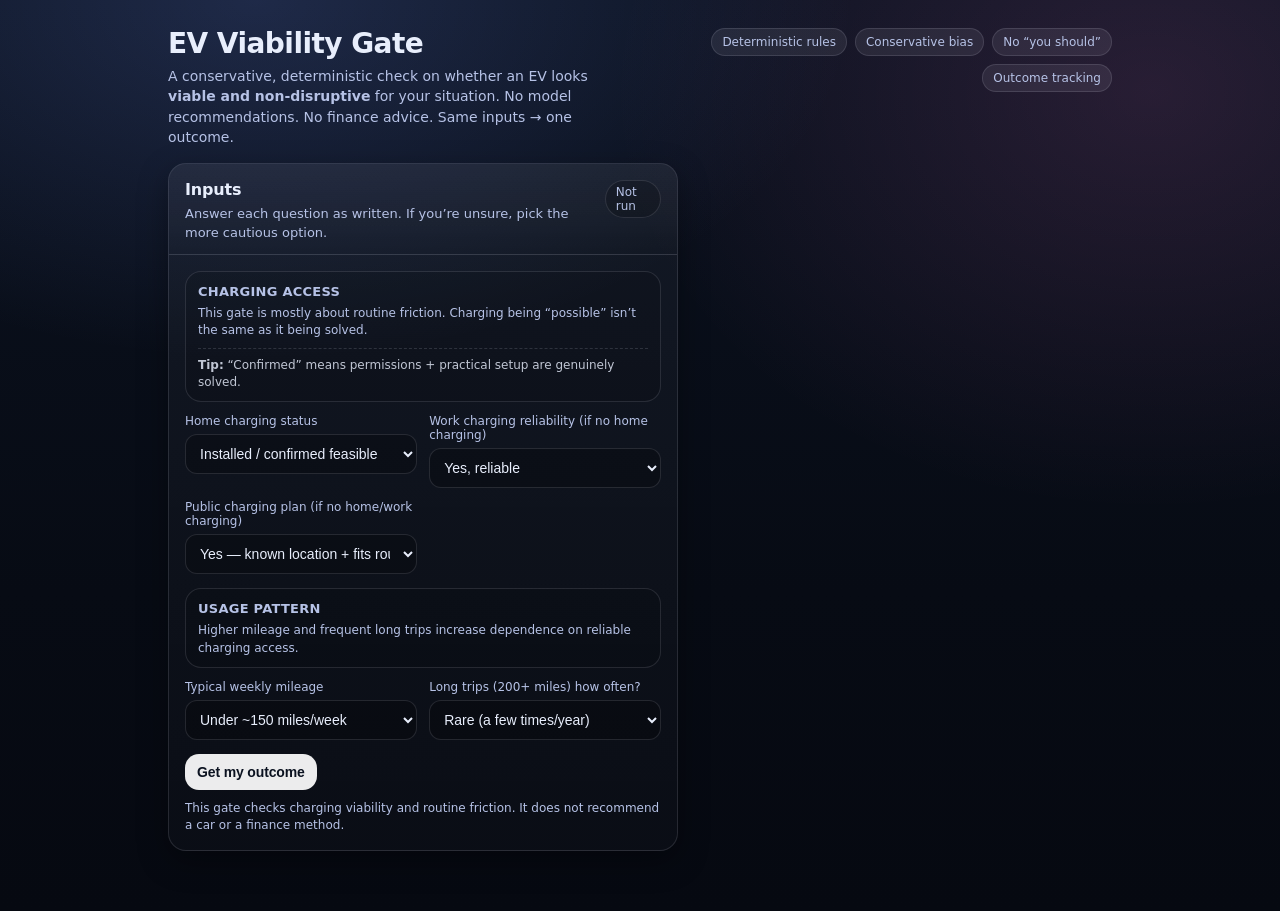
<file: ev-gate.html>
<!doctype html>
<html lang="en">
<head>
  <meta charset="utf-8" />
  <meta name="viewport" content="width=device-width,initial-scale=1" />
  <title>EV Viability Gate</title>
  <meta name="description" content="A conservative, rule-based check for whether an EV is viable and non-disruptive for your situation. Deterministic. No cookies. Not advice." />

  <!-- Google-safe: canonical always points to base; outcome paths are noindex -->
  <link id="canonicalLink" rel="canonical" href="/ev-gate/" />
  <meta id="robotsMeta" name="robots" content="index,follow" />

  <style>
:root{
      --bg:#0b1220;
      --text:#e8eefc;
      --muted:#b6c2e6;
      --line:rgba(232,238,252,.12);
      --good:rgba(120,255,190,.12);
      --warn:rgba(255,225,130,.12);
      --bad:rgba(255,130,155,.12);
      --chip:rgba(232,238,252,.08);
      --shadow: 0 10px 30px rgba(0,0,0,.35);
      --radius:18px;
      --radius2:14px;
      --max:980px;
      --font: ui-sans-serif, system-ui, -apple-system, Segoe UI, Roboto, Helvetica, Arial, "Apple Color Emoji","Segoe UI Emoji";
    }
    *{box-sizing:border-box}
    body{
      margin:0;
      font-family:var(--font);
      color:var(--text);
      background:radial-gradient(1000px 600px at 20% 0%, rgba(120,150,255,.18), transparent 60%),
                 radial-gradient(900px 700px at 90% 10%, rgba(255,120,210,.12), transparent 60%),
                 linear-gradient(180deg, var(--bg), #070b14 65%, #060911);
      min-height:100vh;
    }
    a{color:inherit}
    .wrap{max-width:var(--max); margin:0 auto; padding:28px 18px 60px}
    .top{display:flex; gap:14px; align-items:flex-start; justify-content:space-between; margin-bottom:16px;}
    .title{display:flex; flex-direction:column; gap:6px;}
    h1{margin:0; font-size:28px; letter-spacing:-.02em; line-height:1.15;}
    .sub{margin:0; color:var(--muted); max-width:62ch; line-height:1.45; font-size:14px;}
    .pillrow{display:flex; gap:8px; flex-wrap:wrap; justify-content:flex-end;}
    .pill{background:var(--chip); border:1px solid var(--line); padding:6px 10px; border-radius:999px; font-size:12px; color:var(--muted); user-select:none; white-space:nowrap;}

    .grid{display:grid; grid-template-columns: 1.1fr .9fr; gap:16px; margin-top:16px;}
    @media (max-width: 900px){ .grid{grid-template-columns:1fr} .pillrow{justify-content:flex-start} }

    .card{
      background:linear-gradient(180deg, rgba(255,255,255,.04), rgba(255,255,255,.02));
      border:1px solid var(--line);
      border-radius:var(--radius);
      box-shadow:var(--shadow);
      overflow:hidden;
    }
    .card .hd{
      padding:16px 16px 12px;
      border-bottom:1px solid var(--line);
      background:linear-gradient(180deg, rgba(255,255,255,.03), transparent);
      display:flex;
      align-items:flex-start;
      justify-content:space-between;
      gap:12px;
    }
    .card .hd h2{margin:0; font-size:16px; letter-spacing:-.01em;}
    .card .hd p{margin:6px 0 0; color:var(--muted); font-size:13px; line-height:1.4;}
    .card .bd{padding:14px 16px 16px}

    .form{display:grid; grid-template-columns: 1fr 1fr; gap:12px;}
    @media (max-width: 720px){ .form{grid-template-columns:1fr} }

    .section{
      grid-column: 1 / -1;
      border:1px solid var(--line);
      border-radius:16px;
      background:rgba(0,0,0,.10);
      padding:12px 12px 10px;
      margin-top:2px;
    }
    .section h3{margin:0 0 6px; font-size:13px; letter-spacing:.02em; text-transform:uppercase; color:var(--muted);}
    .section p{margin:0; font-size:12px; line-height:1.45; color:var(--muted);}
    .section .tip{margin-top:8px; padding-top:8px; border-top:1px dashed rgba(232,238,252,.14); color:rgba(232,238,252,.82);}

    label{display:flex; flex-direction:column; gap:6px; font-size:12px; color:var(--muted);}
    select{
      width:100%;
      border-radius:12px;
      border:1px solid var(--line);
      background:rgba(0,0,0,.22);
      color:var(--text);
      padding:10px 10px;
      outline:none;
      font-size:14px;
    }
    select:focus{border-color:rgba(180,200,255,.35)}
    .btnrow{margin-top:14px; display:flex; gap:10px; flex-wrap:wrap;}
    button{border:none; border-radius:14px; padding:10px 12px; cursor:pointer; font-weight:650; letter-spacing:-.01em; font-size:14px;}
    .primary{background:rgba(255,255,255,.92); color:#0b1220;}
    .ghost{background:transparent; color:var(--text); border:1px solid var(--line);}
    .note{margin-top:10px; font-size:12px; color:var(--muted); line-height:1.4;}

    .outcome{display:flex; flex-direction:column; gap:12px;}
    .banner{border-radius:var(--radius); border:1px solid var(--line); padding:14px 14px 12px; background:rgba(255,255,255,.03);}
    .banner.good{ background:var(--good); }
    .banner.warn{ background:var(--warn); }
    .banner.bad{ background:var(--bad); }
    .banner .kicker{font-size:12px; color:var(--muted); margin:0 0 6px; display:flex; gap:8px; align-items:center; flex-wrap:wrap;}
    .tag{
      display:inline-flex; align-items:center; gap:6px;
      padding:4px 10px; border-radius:999px;
      background:rgba(0,0,0,.18); border:1px solid var(--line);
      font-size:12px; color:var(--muted); user-select:none;
    }
    .banner h3{margin:0; font-size:20px; letter-spacing:-.02em;}
    .why, .next{border:1px solid var(--line); border-radius:var(--radius2); background:rgba(0,0,0,.12); padding:12px 12px 10px;}
    .why h4, .next h4{margin:0 0 8px; font-size:13px; color:var(--muted); letter-spacing:.02em; text-transform:uppercase;}
    ul{margin:0; padding-left:18px; color:var(--text); line-height:1.5; font-size:14px;}
    .small{color:var(--muted); font-size:12px; line-height:1.45;}

    .links{margin-top:10px; display:flex; flex-direction:column; gap:8px;}
    .linkitem{
      display:flex; justify-content:space-between; gap:10px;
      padding:10px 10px;
      border:1px solid var(--line);
      border-radius:12px;
      background:rgba(255,255,255,.03);
      text-decoration:none;
    }
    .linkitem:hover{border-color:rgba(200,210,255,.28)}
    .linkitem .l{display:flex; flex-direction:column; gap:2px; min-width:0;}
    .linkitem .t{font-size:14px; font-weight:650; white-space:nowrap; overflow:hidden; text-overflow:ellipsis;}
    .linkitem .d{font-size:12px; color:var(--muted); line-height:1.35;}
    .aff{font-size:11px; color:var(--muted); opacity:.9;}

    .audit{margin-top:12px; border-top:1px solid var(--line); padding-top:12px;}
    details{border:1px solid var(--line); border-radius:14px; padding:10px 12px; background:rgba(0,0,0,.10);}
    summary{cursor:pointer; font-weight:650; font-size:13px;}
    .auditgrid{margin-top:10px; display:grid; grid-template-columns: 1fr 1fr; gap:10px;}
    @media (max-width: 720px){ .auditgrid{grid-template-columns:1fr} }
    .kv{border:1px solid var(--line); border-radius:12px; padding:10px; background:rgba(255,255,255,.03); font-size:12px; color:var(--muted); line-height:1.35;}
    .kv b{color:var(--text); font-weight:650}
    .footer{margin-top:14px; color:var(--muted); font-size:12px; line-height:1.45;}

.linkish{color:inherit}
</style>
</head>

<body>
  <div class="wrap">
    <div class="top">
      <div class="title">
        <h1>EV Viability Gate</h1>
        <p class="sub">
          A conservative, deterministic check on whether an EV looks <b>viable and non-disruptive</b> for your situation.
          No model recommendations. No finance advice. Same inputs → one outcome.
        </p>
      </div>
      <div class="pillrow">
        <div class="pill">Deterministic rules</div>
        <div class="pill">Conservative bias</div>
        <div class="pill">No “you should”</div>
        <div class="pill">Outcome tracking</div>
      </div>
    </div>

    <div class="grid">
      <!-- INPUTS -->
      <section class="card" id="formCard">
        <div class="hd">
          <div>
            <h2>Inputs</h2>
            <p>Answer each question as written. If you’re unsure, pick the more cautious option.</p>
          </div>
          <div class="tag">Not run</div>
        </div>
        <div class="bd">
          <form class="form" id="gateForm">
            <div class="section">
              <h3>Charging access</h3>
              <p>This gate is mostly about routine friction. Charging being “possible” isn’t the same as it being solved.</p>
              <p class="tip"><b>Tip:</b> “Confirmed” means permissions + practical setup are genuinely solved.</p>
            </div>

            <label>
              Home charging status
              <select id="home_status">
                <option value="confirmed">Installed / confirmed feasible</option>
                <option value="unconfirmed">Possible but not confirmed</option>
                <option value="not_possible">Not possible</option>
              </select>
            </label>

            <label>
              Work charging reliability (if no home charging)
              <select id="work_status">
                <option value="reliable">Yes, reliable</option>
                <option value="no">No</option>
                <option value="not_sure">Not sure</option>
              </select>
            </label>

            <label>
              Public charging plan (if no home/work charging)
              <select id="public_plan">
                <option value="yes">Yes — known location + fits routine</option>
                <option value="maybe">Maybe — not tested / uncertain</option>
                <option value="no">No — would be disruptive</option>
              </select>
            </label>

            <div class="section">
              <h3>Usage pattern</h3>
              <p>Higher mileage and frequent long trips increase dependence on reliable charging access.</p>
            </div>

            <label>
              Typical weekly mileage
              <select id="weekly_miles">
                <option value="low">Under ~150 miles/week</option>
                <option value="mid">~150–300 miles/week</option>
                <option value="high">Over ~300 miles/week</option>
              </select>
            </label>

            <label>
              Long trips (200+ miles) how often?
              <select id="long_trips">
                <option value="rare">Rare (a few times/year)</option>
                <option value="monthly">Monthly-ish</option>
                <option value="weekly">Weekly</option>
              </select>
            </label>
          </form>

          <div class="btnrow">
            <button class="primary" id="btn" type="button">Get my outcome</button>
          </div>

          <div class="note">
            This gate checks charging viability and routine friction. It does not recommend a car or a finance method.
          </div>
        </div>
      </section>

      <!-- OUTPUT -->
      <section class="card" id="resultCard" style="display:none;" aria-live="polite">
        <div class="hd">
          <div>
            <h2>Outcome</h2>
            <p>Clear result, with plain-English why + next steps.</p>
          </div>
          <div class="tag"><span class="linkish" id="startOver" style="cursor:pointer; text-decoration:underline; text-underline-offset:3px;">Start over</span></div>
        </div>
        <div class="bd">
          <div id="resultBox" class="outcome"></div>

          <div class="audit" style="margin-top:12px;">
            <details>
              <summary>Your answers (not stored)</summary>
              <div class="auditgrid" id="summaryKV">
                <div class="kv"><b>Home charging status</b><br><span id="sumHome">—</span></div>
                <div class="kv"><b>Work charging reliability</b><br><span id="sumWork">—</span></div>
                <div class="kv"><b>Public charging plan</b><br><span id="sumPublic">—</span></div>
                <div class="kv"><b>Weekly mileage</b><br><span id="sumMiles">—</span></div>
                <div class="kv"><b>Long trips</b><br><span id="sumTrips">—</span></div>
              </div>
            </details>
          </div>

          <div class="footer">
            <div class="small">This page does not store answers. If you loaded an outcome URL directly, the outcome copy is shown without reconstructing inputs.</div>
            <div class="small">Decision support only — not advice. Verify access, permissions, and charging options before committing.</div>
          </div>
        </div>
      </section>
    </div>
  </div>

<script>

  (function () {
    const BASE_PATH = "/ev-gate/";
    const OUTCOME_PATH = "/ev-gate/outcome/";

    // ---------------------------
    // Google-safe indexing directives
    // ---------------------------
    function applyIndexingDirectives() {
      const canonicalEl = document.getElementById("canonicalLink");
      const robotsEl = document.getElementById("robotsMeta");

      const path = window.location.pathname || "";
      const isOutcomePath = path.startsWith(OUTCOME_PATH);

      if (canonicalEl) canonicalEl.setAttribute("href", BASE_PATH);
      if (robotsEl) robotsEl.setAttribute("content", isOutcomePath ? "noindex,follow" : "index,follow");
    }
    applyIndexingDirectives();

    // ---------------------------
    // Locked outcome set
    // ---------------------------
    const OUTCOMES = {
      VIABLE: { key: "VIABLE", slug: "viable", label: "VIABLE" },
      PAUSE: { key: "PAUSE", slug: "pause", label: "PAUSE" },
      NOT_VIABLE_FOR_NOW: { key: "NOT_VIABLE_FOR_NOW", slug: "not-viable-for-now", label: "NOT VIABLE (FOR NOW)" }
    };

    // ---------------------------
    // DOM (strict)
    // ---------------------------
    const elHome = document.getElementById("home_status");
    const elWork = document.getElementById("work_status");
    const elPublic = document.getElementById("public_plan");
    const elMiles = document.getElementById("weekly_miles");
    const elTrips = document.getElementById("long_trips");

    const elBtn = document.getElementById("btn");
    const elFormCard = document.getElementById("formCard");
    const elResultCard = document.getElementById("resultCard");
    const elResultBox = document.getElementById("resultBox");
    const elStartOver = document.getElementById("startOver");

    const elSumHome = document.getElementById("sumHome");
    const elSumWork = document.getElementById("sumWork");
    const elSumPublic = document.getElementById("sumPublic");
    const elSumMiles = document.getElementById("sumMiles");
    const elSumTrips = document.getElementById("sumTrips");

    function requireEls(pairs) {
      const missing = pairs.filter(([_, el]) => !el).map(([name]) => name);
      if (missing.length) {
        console.error("EV Gate: missing required elements:", missing.join(", "));
        return false;
      }
      return true;
    }

    const ok = requireEls([
      ["home_status", elHome],
      ["work_status", elWork],
      ["public_plan", elPublic],
      ["weekly_miles", elMiles],
      ["long_trips", elTrips],
      ["btn", elBtn],
      ["formCard", elFormCard],
      ["resultCard", elResultCard],
      ["resultBox", elResultBox],
      ["startOver", elStartOver],
      ["sumHome", elSumHome],
      ["sumWork", elSumWork],
      ["sumPublic", elSumPublic],
      ["sumMiles", elSumMiles],
      ["sumTrips", elSumTrips]
    ]);
    if (!ok) return;

    // ---------------------------
    // Helpers
    // ---------------------------
    function escapeHtml(str) {
      return String(str)
        .replaceAll("&", "&amp;")
        .replaceAll("<", "&lt;")
        .replaceAll(">", "&gt;")
        .replaceAll('"', "&quot;")
        .replaceAll("'", "&#039;");
    }

    function setOutcomePath(slug) {
      const safe = String(slug || OUTCOMES.PAUSE.slug).toLowerCase().replace(/[^a-z0-9-]/g, "");
      history.replaceState({ outcome: safe }, "", OUTCOME_PATH + safe);
    }

    function setBasePath() {
      history.replaceState({}, "", BASE_PATH);
    }

    function parseOutcomeFromPath() {
      const p = window.location.pathname || "";
      const idx = p.indexOf(OUTCOME_PATH);
      if (idx === -1) return null;
      const slug = p.slice(idx + OUTCOME_PATH.length).split("/")[0].toLowerCase();
      return Object.values(OUTCOMES).find(o => o.slug === slug) || null;
    }

    function labelHome(v) {
      if (v === "confirmed") return "Installed / confirmed feasible";
      if (v === "unconfirmed") return "Possible but not confirmed";
      if (v === "not_possible") return "Not possible";
      return "—";
    }
    function labelWork(v) {
      if (v === "reliable") return "Yes, reliable";
      if (v === "no") return "No";
      if (v === "not_sure") return "Not sure";
      return "—";
    }
    function labelPublic(v) {
      if (v === "yes") return "Yes — known location + fits routine";
      if (v === "maybe") return "Maybe — not tested / uncertain";
      if (v === "no") return "No — would be disruptive";
      return "—";
    }
    function labelMiles(v) {
      if (v === "low") return "Under ~150 miles/week";
      if (v === "mid") return "~150–300 miles/week";
      if (v === "high") return "Over ~300 miles/week";
      return "—";
    }
    function labelTrips(v) {
      if (v === "rare") return "Rare (a few times/year)";
      if (v === "monthly") return "Monthly-ish";
      if (v === "weekly") return "Weekly";
      return "—";
    }

    // ---------------------------
    // Deterministic rules (5-question model)
    // ---------------------------
    function recommendEVGate({ home, work, publicPlan, miles, trips }) {
      // Q1: home unconfirmed => PAUSE (hard gate)
      if (home === "unconfirmed") {
        return {
          outcome: OUTCOMES.PAUSE,
          title: "Pause — home charging is not confirmed",
          why: [
            "Home charging is the biggest single friction reducer for EV ownership.",
            "If feasibility is unconfirmed, it’s easy to assume a routine that won’t exist in practice."
          ],
          next: [
            "Confirm permissions and the practical setup (not just “in theory”).",
            "If home charging is not possible, rerun using the work/public path."
          ],
          warn: "Plans that rely on “it should be fine” often fail under real-life time pressure."
        };
      }

      // Home confirmed => generally viable (with conservative note for demanding use)
      if (home === "confirmed") {
        if (trips === "weekly" && miles === "high") {
          return {
            outcome: OUTCOMES.VIABLE,
            title: "Viable — home charging helps, but your usage pattern is demanding",
            why: [
              "Confirmed home charging removes most day-to-day charging friction.",
              "High weekly mileage plus weekly long trips increases reliance on rapid charging and planning."
            ],
            next: [
              "Stress-test one real long-trip route you do and see if the plan feels workable.",
              "If home charging access changes, rerun the gate."
            ],
            warn: "When usage is demanding, small plan gaps show up more often."
          };
        }

        return {
          outcome: OUTCOMES.VIABLE,
          title: "Viable — home charging is a strong foundation",
          why: [
            "Confirmed home charging usually makes EV ownership non-disruptive day-to-day.",
            "Your remaining charging needs are more likely to be occasional rather than routine."
          ],
          next: [
            "Validate the practical routine once (access, cable reach, day-to-day convenience).",
            "Keep the next step separate: only look at funding after viability is confirmed."
          ],
          warn: "If home charging access changes later, rerun this gate."
        };
      }

      // From here: home not possible => rely on work or public
      if (work === "not_sure") {
        return {
          outcome: OUTCOMES.PAUSE,
          title: "Pause — work charging reliability is unknown",
          why: [
            "Without home charging, reliable work charging can make an EV viable.",
            "If it’s uncertain, you may end up defaulting to public charging without intending to."
          ],
          next: [
            "Confirm availability, access rules, and whether it’s dependable day-to-day.",
            "Then rerun."
          ],
          warn: ""
        };
      }

      const hasWork = (work === "reliable");
      const dependsPublic = !hasWork;

      if (hasWork) {
        if (miles === "high" && trips === "weekly") {
          return {
            outcome: OUTCOMES.PAUSE,
            title: "Pause — work charging may be viable, but your usage pattern is demanding",
            why: [
              "Work charging can cover day-to-day needs, but high mileage plus weekly long trips increases dependence on rapid charging.",
              "If work charging availability changes, the routine can become disruptive quickly."
            ],
            next: [
              "Stress-test one typical week and one long trip using your real charging locations.",
              "If the plan feels tight, treat that as a reason to wait rather than force it."
            ],
            warn: ""
          };
        }

        return {
          outcome: OUTCOMES.VIABLE,
          title: "Viable — work charging can cover day-to-day needs",
          why: [
            "Without home charging, reliable work charging is the next-best foundation.",
            "It reduces how often public charging becomes a routine chore."
          ],
          next: [
            "Confirm the practical reality (access rules, dependability).",
            "If work charging access changes later, rerun this gate."
          ],
          warn: ""
        };
      }

      // No home + no work => public is default routine
      if (publicPlan === "maybe") {
        return {
          outcome: OUTCOMES.PAUSE,
          title: "Pause — public charging plan is untested or uncertain",
          why: [
            "If you don’t have home or work charging, public charging becomes the default routine.",
            "If the plan isn’t tested, it’s hard to predict whether it will be tolerable week-to-week."
          ],
          next: [
            "Identify one realistic location and time window you’d use regularly.",
            "If it still feels disruptive after a reality check, treat that as a meaningful signal."
          ],
          warn: ""
        };
      }

      if (dependsPublic && publicPlan === "no") {
        return {
          outcome: OUTCOMES.NOT_VIABLE_FOR_NOW,
          title: "Not viable (for now) — public charging would become a forced routine",
          why: [
            "You don’t have home or reliable work charging, so public charging becomes the default.",
            "You indicated public charging would be disruptive."
          ],
          next: [
            "If circumstances change (home/work charging access), rerun the gate.",
            "If still exploring EVs, only proceed after confirming a routine you’d genuinely tolerate."
          ],
          warn: "When charging becomes a mandatory errand, regret risk rises sharply."
        };
      }

      return {
        outcome: OUTCOMES.VIABLE,
        title: "Viable — the charging routine is likely workable",
        why: [
          "Your answers do not indicate a structural charging blocker.",
          "The main risk is whether charging access remains reliable over time."
        ],
        next: [
          "Stress-test one typical week so you know it fits your routine.",
          "If viable, the next step can be to filter funding routes (separate decision)."
        ],
        warn: "If charging access changes later, rerun this gate."
      };
    }

    // ---------------------------
    // Next step block (only on VIABLE)
    // ---------------------------
    function nextStepBlock(outcomeKey) {
      if (outcomeKey !== OUTCOMES.VIABLE.key) return "";
      return `
        <div class="divider"></div>
        <div class="tag">Next step (optional)</div>
        <p class="small" style="margin-top:8px;">
          If charging viability looks workable, you can now filter which funding routes are structurally compatible (Buy / Finance / Lease / Salary Sacrifice).
          This does not rank options or tell you what to choose.
        </p>
        <p style="margin-top:10px;">
          <a href="/ev-funding-route/">Open EV Funding Route Gate</a>
        </p>
      `;
    }

    // ---------------------------
    // Rendering
    // ---------------------------
    function renderResult({ outcome, title, why, next, warn }) {
      // Update analytics URL
      setOutcomePath(outcome.slug);

      // Show result UI
      elFormCard.style.display = "none";
      elResultCard.style.display = "block";

      elResultBox.innerHTML = `
        <div class="tag">${escapeHtml(outcome.label)}</div>
        <h2>${escapeHtml(title)}</h2>

        <strong>Why:</strong>
        <ul>${(why || []).map(x => `<li>${escapeHtml(x)}</li>`).join("")}</ul>

        <div class="divider"></div>

        <strong>What to do next:</strong>
        <ul>${(next || []).map(x => `<li>${escapeHtml(x)}</li>`).join("")}</ul>

        ${warn ? `
          <div class="divider"></div>
          <strong>Watch out:</strong>
          <ul><li>${escapeHtml(warn)}</li></ul>
        ` : ""}

        ${nextStepBlock(outcome.key)}

        <p class="note">Decision support only — not advice.</p>
      `;

      elResultCard.scrollIntoView({ behavior: "smooth", block: "start" });
    }

    function renderOutcomeShell(meta) {
      // For direct-load outcome URLs we do NOT reconstruct inputs
      const shell =
        meta.key === OUTCOMES.VIABLE.key ? {
          outcome: meta,
          title: "Viable — charging can be workable depending on inputs",
          why: [
            "Outcome URLs are used for analytics; this page does not store inputs.",
            "Run the gate to see the full Why + Next steps for your answers."
          ],
          next: ["Use the form above, then review the output."],
          warn: ""
        } :
        meta.key === OUTCOMES.NOT_VIABLE_FOR_NOW.key ? {
          outcome: meta,
          title: "Not viable (for now) — charging can become structurally disruptive",
          why: [
            "Outcome URLs are used for analytics; this page does not store inputs.",
            "Run the gate to see the full Why + Next steps for your answers."
          ],
          next: ["Use the form above, then review the output."],
          warn: ""
        } : {
          outcome: meta,
          title: "Pause — one or two checks matter before moving on",
          why: [
            "Outcome URLs are used for analytics; this page does not store inputs.",
            "Run the gate to see the full Why + Next steps for your answers."
          ],
          next: ["Use the form above, then review the output."],
          warn: ""
        };

      // Show shell without lying about answers
      elSumHome.textContent = "—";
      elSumWork.textContent = "—";
      elSumPublic.textContent = "—";
      elSumMiles.textContent = "—";
      elSumTrips.textContent = "—";

      renderResult(shell);
    }

    function resetAll() {
      setBasePath();
      elFormCard.style.display = "block";
      elResultCard.style.display = "none";
      elResultBox.innerHTML = "";

      elSumHome.textContent = "—";
      elSumWork.textContent = "—";
      elSumPublic.textContent = "—";
      elSumMiles.textContent = "—";
      elSumTrips.textContent = "—";
    }

    // ---------------------------
    // Events
    // ---------------------------
    elBtn.addEventListener("click", () => {
      const inputs = {
        home: elHome.value,
        work: elWork.value,
        publicPlan: elPublic.value,
        miles: elMiles.value,
        trips: elTrips.value
      };

      // Summaries (in-memory only)
      elSumHome.textContent = labelHome(inputs.home);
      elSumWork.textContent = labelWork(inputs.work);
      elSumPublic.textContent = labelPublic(inputs.publicPlan);
      elSumMiles.textContent = labelMiles(inputs.miles);
      elSumTrips.textContent = labelTrips(inputs.trips);

      const out = recommendEVGate(inputs);
      renderResult(out);
    });

    elStartOver.addEventListener("click", resetAll);

    // ---------------------------
    // Init
    // ---------------------------
    const initialMeta = parseOutcomeFromPath();
    if (initialMeta) {
      renderOutcomeShell(initialMeta);
    } else {
      setBasePath();
    }
  })();

</script>
</body>
</html>
</file>
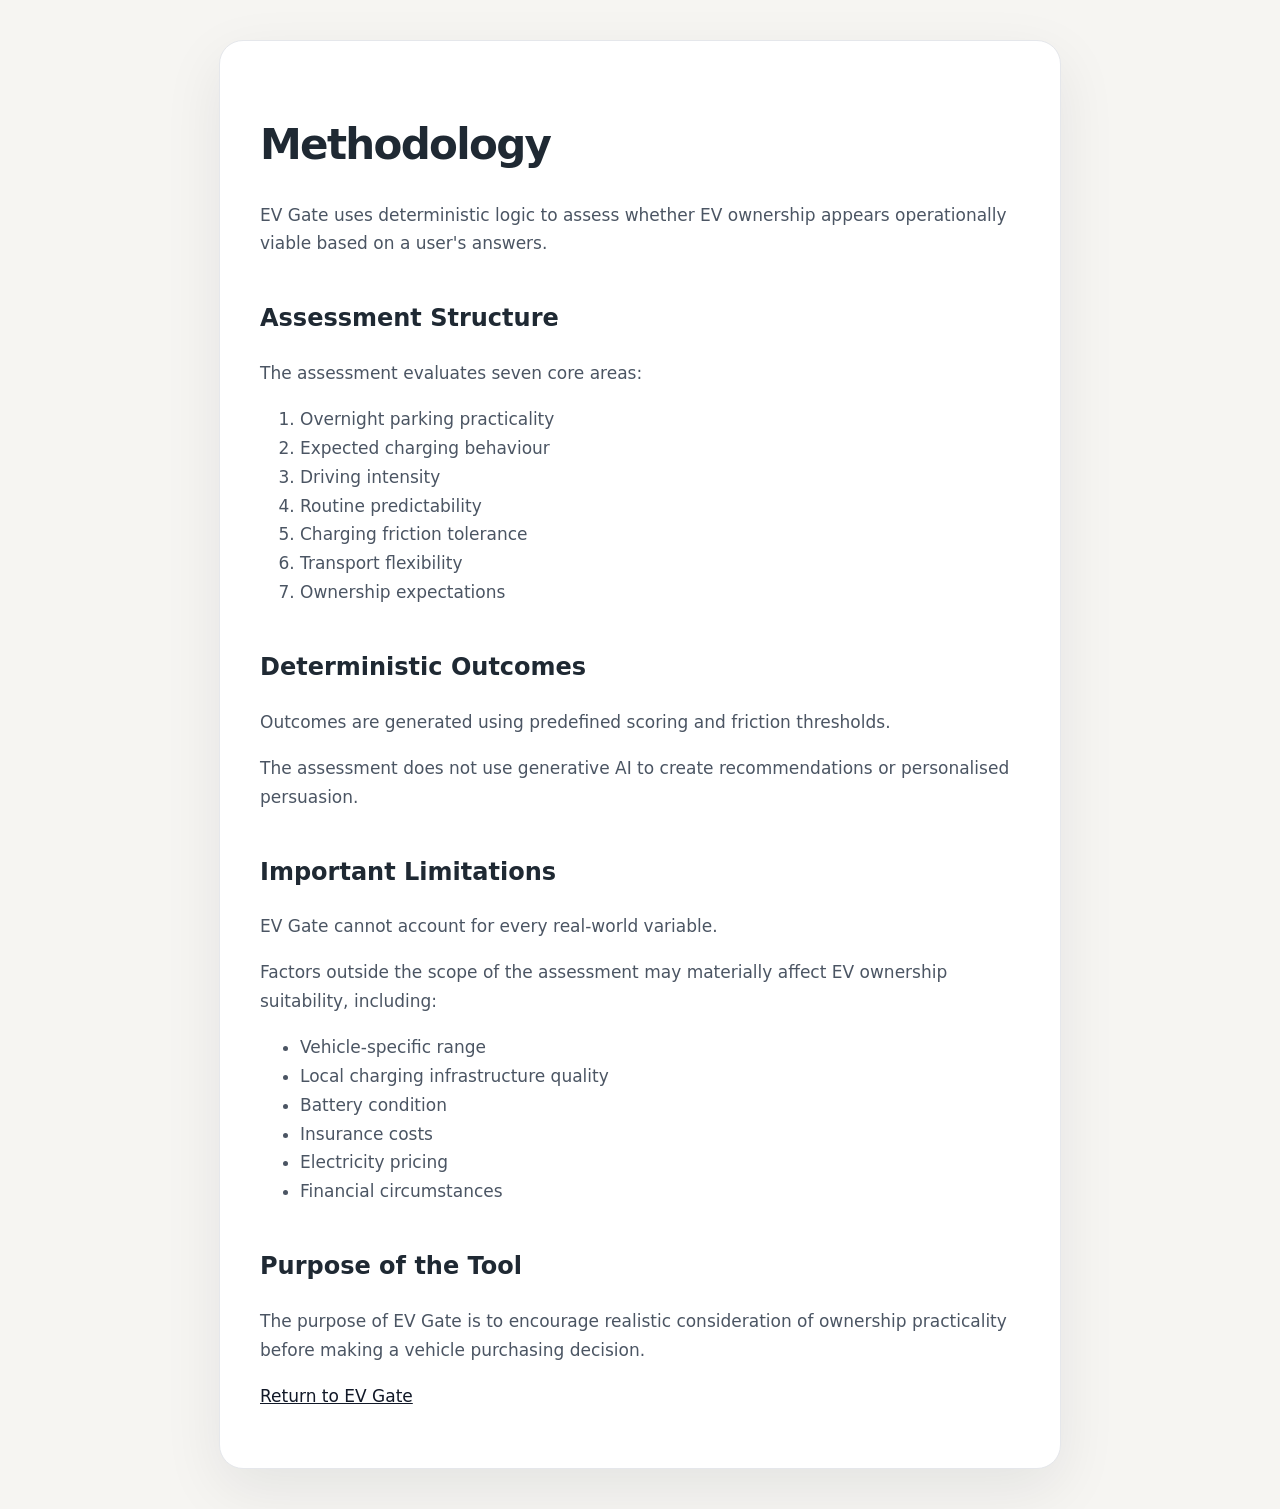
<file: methodology.html>
<!DOCTYPE html>
<html lang="en">
<head>
  <meta charset="UTF-8" />
  <meta name="viewport" content="width=device-width, initial-scale=1.0" />
  <title>Methodology | EV Gate</title>

  <style>
    body {
      margin: 0;
      font-family: Inter, system-ui, sans-serif;
      background: #f6f5f2;
      color: #1f2933;
      line-height: 1.7;
      padding: 40px 20px;
    }

    .container {
      max-width: 760px;
      margin: 0 auto;
      background: white;
      border-radius: 24px;
      padding: 40px;
      border: 1px solid #e5e7eb;
      box-shadow: 0 20px 60px rgba(15, 23, 42, 0.08);
    }

    h1 {
      font-size: 42px;
      margin-bottom: 20px;
      letter-spacing: -0.04em;
    }

    h2 {
      margin-top: 40px;
      font-size: 24px;
    }

    p, li {
      color: #4b5563;
      font-size: 17px;
    }

    a {
      color: #111827;
    }
  </style>
</head>
<body>
  <div class="container">
    <h1>Methodology</h1>

    <p>
      EV Gate uses deterministic logic to assess whether EV ownership appears operationally viable based on a user's answers.
    </p>

    <h2>Assessment Structure</h2>

    <p>
      The assessment evaluates seven core areas:
    </p>

    <ol>
      <li>Overnight parking practicality</li>
      <li>Expected charging behaviour</li>
      <li>Driving intensity</li>
      <li>Routine predictability</li>
      <li>Charging friction tolerance</li>
      <li>Transport flexibility</li>
      <li>Ownership expectations</li>
    </ol>

    <h2>Deterministic Outcomes</h2>

    <p>
      Outcomes are generated using predefined scoring and friction thresholds.
    </p>

    <p>
      The assessment does not use generative AI to create recommendations or personalised persuasion.
    </p>

    <h2>Important Limitations</h2>

    <p>
      EV Gate cannot account for every real-world variable.
    </p>

    <p>
      Factors outside the scope of the assessment may materially affect EV ownership suitability, including:
    </p>

    <ul>
      <li>Vehicle-specific range</li>
      <li>Local charging infrastructure quality</li>
      <li>Battery condition</li>
      <li>Insurance costs</li>
      <li>Electricity pricing</li>
      <li>Financial circumstances</li>
    </ul>

    <h2>Purpose of the Tool</h2>

    <p>
      The purpose of EV Gate is to encourage realistic consideration of ownership practicality before making a vehicle purchasing decision.
    </p>

    <p>
      <a href="index.html">Return to EV Gate</a>
    </p>
  </div>
</body>
</html>
</file>
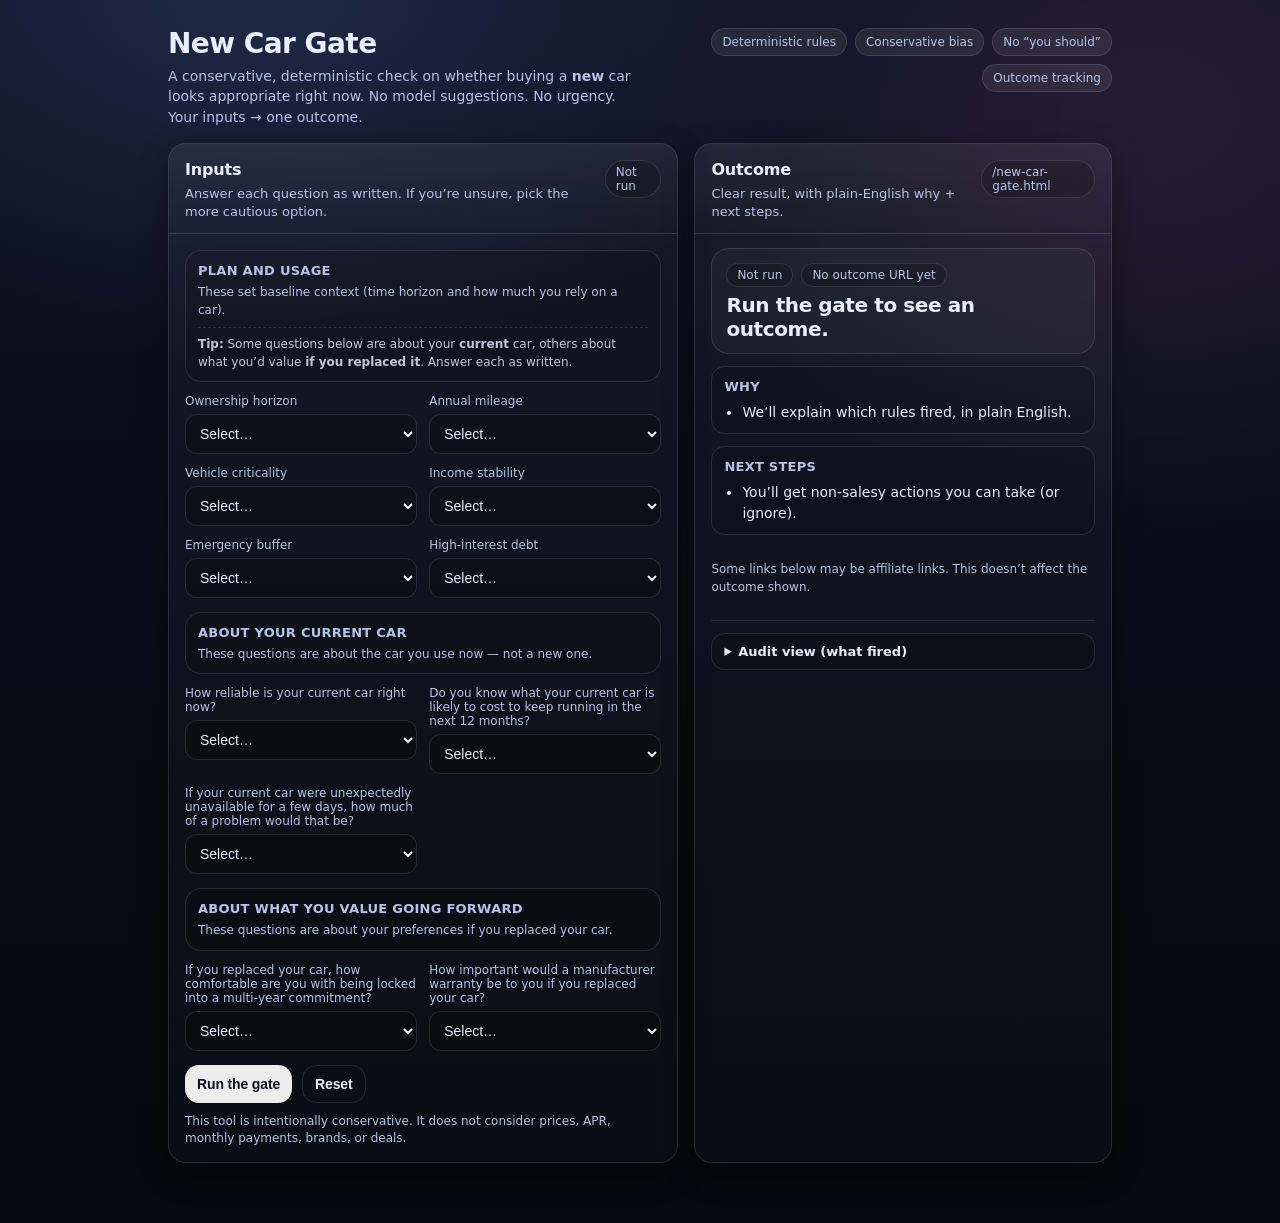
<file: new-car-gate.html>
<!doctype html>
<html lang="en">
<head>
  <meta charset="utf-8" />
  <meta name="viewport" content="width=device-width,initial-scale=1" />
  <title>New Car Gate — Appropriateness Check</title>
  <meta name="description" content="A conservative, deterministic check on whether buying a new car is appropriate right now. No sales pressure." />

  <style>
    :root{
      --bg:#0b1220;
      --text:#e8eefc;
      --muted:#b6c2e6;
      --line:rgba(232,238,252,.12);
      --good:rgba(120,255,190,.12);
      --warn:rgba(255,225,130,.12);
      --bad:rgba(255,130,155,.12);
      --chip:rgba(232,238,252,.08);
      --shadow: 0 10px 30px rgba(0,0,0,.35);
      --radius:18px;
      --radius2:14px;
      --max:980px;
      --font: ui-sans-serif, system-ui, -apple-system, Segoe UI, Roboto, Helvetica, Arial, "Apple Color Emoji","Segoe UI Emoji";
    }
    *{box-sizing:border-box}
    body{
      margin:0;
      font-family:var(--font);
      color:var(--text);
      background:radial-gradient(1000px 600px at 20% 0%, rgba(120,150,255,.18), transparent 60%),
                 radial-gradient(900px 700px at 90% 10%, rgba(255,120,210,.12), transparent 60%),
                 linear-gradient(180deg, var(--bg), #070b14 65%, #060911);
      min-height:100vh;
    }
    a{color:inherit}
    .wrap{max-width:var(--max); margin:0 auto; padding:28px 18px 60px}
    .top{display:flex; gap:14px; align-items:flex-start; justify-content:space-between; margin-bottom:16px;}
    .title{display:flex; flex-direction:column; gap:6px;}
    h1{margin:0; font-size:28px; letter-spacing:-.02em; line-height:1.15;}
    .sub{margin:0; color:var(--muted); max-width:62ch; line-height:1.45; font-size:14px;}
    .pillrow{display:flex; gap:8px; flex-wrap:wrap; justify-content:flex-end;}
    .pill{background:var(--chip); border:1px solid var(--line); padding:6px 10px; border-radius:999px; font-size:12px; color:var(--muted); user-select:none; white-space:nowrap;}

    .grid{display:grid; grid-template-columns: 1.1fr .9fr; gap:16px; margin-top:16px;}
    @media (max-width: 900px){ .grid{grid-template-columns:1fr} .pillrow{justify-content:flex-start} }

    .card{
      background:linear-gradient(180deg, rgba(255,255,255,.04), rgba(255,255,255,.02));
      border:1px solid var(--line);
      border-radius:var(--radius);
      box-shadow:var(--shadow);
      overflow:hidden;
    }
    .card .hd{
      padding:16px 16px 12px;
      border-bottom:1px solid var(--line);
      background:linear-gradient(180deg, rgba(255,255,255,.03), transparent);
      display:flex;
      align-items:flex-start;
      justify-content:space-between;
      gap:12px;
    }
    .card .hd h2{margin:0; font-size:16px; letter-spacing:-.01em;}
    .card .hd p{margin:6px 0 0; color:var(--muted); font-size:13px; line-height:1.4;}
    .card .bd{padding:14px 16px 16px}

    .form{display:grid; grid-template-columns: 1fr 1fr; gap:12px;}
    @media (max-width: 720px){ .form{grid-template-columns:1fr} }

    .section{
      grid-column: 1 / -1;
      border:1px solid var(--line);
      border-radius:16px;
      background:rgba(0,0,0,.10);
      padding:12px 12px 10px;
      margin-top:2px;
    }
    .section h3{margin:0 0 6px; font-size:13px; letter-spacing:.02em; text-transform:uppercase; color:var(--muted);}
    .section p{margin:0; font-size:12px; line-height:1.45; color:var(--muted);}
    .section .tip{margin-top:8px; padding-top:8px; border-top:1px dashed rgba(232,238,252,.14); color:rgba(232,238,252,.82);}

    label{display:flex; flex-direction:column; gap:6px; font-size:12px; color:var(--muted);}
    select{
      width:100%;
      border-radius:12px;
      border:1px solid var(--line);
      background:rgba(0,0,0,.22);
      color:var(--text);
      padding:10px 10px;
      outline:none;
      font-size:14px;
    }
    select:focus{border-color:rgba(180,200,255,.35)}
    .btnrow{margin-top:14px; display:flex; gap:10px; flex-wrap:wrap;}
    button{border:none; border-radius:14px; padding:10px 12px; cursor:pointer; font-weight:650; letter-spacing:-.01em; font-size:14px;}
    .primary{background:rgba(255,255,255,.92); color:#0b1220;}
    .ghost{background:transparent; color:var(--text); border:1px solid var(--line);}
    .note{margin-top:10px; font-size:12px; color:var(--muted); line-height:1.4;}

    .outcome{display:flex; flex-direction:column; gap:12px;}
    .banner{border-radius:var(--radius); border:1px solid var(--line); padding:14px 14px 12px; background:rgba(255,255,255,.03);}
    .banner.good{ background:var(--good); }
    .banner.warn{ background:var(--warn); }
    .banner.bad{ background:var(--bad); }
    .banner .kicker{font-size:12px; color:var(--muted); margin:0 0 6px; display:flex; gap:8px; align-items:center; flex-wrap:wrap;}
    .tag{
      display:inline-flex; align-items:center; gap:6px;
      padding:4px 10px; border-radius:999px;
      background:rgba(0,0,0,.18); border:1px solid var(--line);
      font-size:12px; color:var(--muted); user-select:none;
    }
    .banner h3{margin:0; font-size:20px; letter-spacing:-.02em;}
    .why, .next{border:1px solid var(--line); border-radius:var(--radius2); background:rgba(0,0,0,.12); padding:12px 12px 10px;}
    .why h4, .next h4{margin:0 0 8px; font-size:13px; color:var(--muted); letter-spacing:.02em; text-transform:uppercase;}
    ul{margin:0; padding-left:18px; color:var(--text); line-height:1.5; font-size:14px;}
    .small{color:var(--muted); font-size:12px; line-height:1.45;}

    .links{margin-top:10px; display:flex; flex-direction:column; gap:8px;}
    .linkitem{
      display:flex; justify-content:space-between; gap:10px;
      padding:10px 10px;
      border:1px solid var(--line);
      border-radius:12px;
      background:rgba(255,255,255,.03);
      text-decoration:none;
    }
    .linkitem:hover{border-color:rgba(200,210,255,.28)}
    .linkitem .l{display:flex; flex-direction:column; gap:2px; min-width:0;}
    .linkitem .t{font-size:14px; font-weight:650; white-space:nowrap; overflow:hidden; text-overflow:ellipsis;}
    .linkitem .d{font-size:12px; color:var(--muted); line-height:1.35;}
    .aff{font-size:11px; color:var(--muted); opacity:.9;}

    .audit{margin-top:12px; border-top:1px solid var(--line); padding-top:12px;}
    details{border:1px solid var(--line); border-radius:14px; padding:10px 12px; background:rgba(0,0,0,.10);}
    summary{cursor:pointer; font-weight:650; font-size:13px;}
    .auditgrid{margin-top:10px; display:grid; grid-template-columns: 1fr 1fr; gap:10px;}
    @media (max-width: 720px){ .auditgrid{grid-template-columns:1fr} }
    .kv{border:1px solid var(--line); border-radius:12px; padding:10px; background:rgba(255,255,255,.03); font-size:12px; color:var(--muted); line-height:1.35;}
    .kv b{color:var(--text); font-weight:650}
    .footer{margin-top:14px; color:var(--muted); font-size:12px; line-height:1.45;}
  </style>
</head>

<body>
  <div class="wrap">
    <div class="top">
      <div class="title">
        <h1>New Car Gate</h1>
        <p class="sub">
          A conservative, deterministic check on whether buying a <b>new</b> car looks appropriate right now.
          No model suggestions. No urgency. Your inputs → one outcome.
        </p>
      </div>
      <div class="pillrow">
        <div class="pill">Deterministic rules</div>
        <div class="pill">Conservative bias</div>
        <div class="pill">No “you should”</div>
        <div class="pill">Outcome tracking</div>
      </div>
    </div>

    <div class="grid">
      <!-- INPUTS -->
      <section class="card">
        <div class="hd">
          <div>
            <h2>Inputs</h2>
            <p>Answer each question as written. If you’re unsure, pick the more cautious option.</p>
          </div>
          <div class="tag" id="statusTag">Not run</div>
        </div>
        <div class="bd">
          <form class="form" id="gateForm">

            <div class="section">
              <h3>Plan and usage</h3>
              <p>These set baseline context (time horizon and how much you rely on a car).</p>
              <p class="tip"><b>Tip:</b> Some questions below are about your <b>current</b> car, others about what you’d value <b>if you replaced it</b>. Answer each as written.</p>
            </div>

            <label>
              Ownership horizon
              <select id="ownership_horizon" required>
                <option value="" disabled selected>Select…</option>
                <option value="lt3">&lt;3 years</option>
                <option value="3to5">3–5 years</option>
                <option value="5plus">5+ years</option>
              </select>
            </label>

            <label>
              Annual mileage
              <select id="annual_mileage" required>
                <option value="" disabled selected>Select…</option>
                <option value="low">Low</option>
                <option value="medium">Medium</option>
                <option value="high">High</option>
              </select>
            </label>

            <label>
              Vehicle criticality
              <select id="vehicle_criticality" required>
                <option value="" disabled selected>Select…</option>
                <option value="discretionary">Discretionary</option>
                <option value="important">Important</option>
                <option value="critical">Critical</option>
              </select>
            </label>

            <label>
              Income stability
              <select id="income_stability" required>
                <option value="" disabled selected>Select…</option>
                <option value="stable">Stable</option>
                <option value="variable">Variable</option>
                <option value="uncertain">Uncertain</option>
              </select>
            </label>

            <label>
              Emergency buffer
              <select id="emergency_buffer" required>
                <option value="" disabled selected>Select…</option>
                <option value="yes">Yes</option>
                <option value="no">No</option>
              </select>
            </label>

            <label>
              High-interest debt
              <select id="high_interest_debt" required>
                <option value="" disabled selected>Select…</option>
                <option value="no">No</option>
                <option value="yes">Yes</option>
              </select>
            </label>

            <div class="section">
              <h3>About your current car</h3>
              <p>These questions are about the car you use now — not a new one.</p>
            </div>

            <label>
              How reliable is your current car right now?
              <select id="current_reliability" required>
                <option value="" disabled selected>Select…</option>
                <option value="stable">Stable (no recurring issues)</option>
                <option value="deteriorating">Deteriorating (minor or growing issues)</option>
                <option value="unreliable">Unreliable (frequent or serious issues)</option>
              </select>
            </label>

            <label>
              Do you know what your current car is likely to cost to keep running in the next 12 months?
              <select id="repair_uncertainty" required>
                <option value="" disabled selected>Select…</option>
                <option value="known">Yes — roughly (checked recently or known jobs)</option>
                <option value="unknown">No — not really (could vary a lot)</option>
              </select>
            </label>

            <label>
              If your current car were unexpectedly unavailable for a few days, how much of a problem would that be?
              <select id="downtime_tolerance" required>
                <option value="" disabled selected>Select…</option>
                <option value="low">Low tolerance (this would cause real disruption)</option>
                <option value="high">High tolerance (I could cope)</option>
              </select>
            </label>

            <div class="section">
              <h3>About what you value going forward</h3>
              <p>These questions are about your preferences if you replaced your car.</p>
            </div>

            <label>
              If you replaced your car, how comfortable are you with being locked into a multi‑year commitment?
              <select id="commitment_preference" required>
                <option value="" disabled selected>Select…</option>
                <option value="flexible">Flexible (easy exit / low lock-in)</option>
                <option value="fixed">Fixed (comfortable committing)</option>
              </select>
            </label>

            <label>
              How important would a manufacturer warranty be to you if you replaced your car?
              <select id="warranty_importance" required>
                <option value="" disabled selected>Select…</option>
                <option value="low">Low (comfortable without one)</option>
                <option value="high">High (I value predictability)</option>
              </select>
            </label>

          </form>

          <div class="btnrow">
            <button class="primary" id="runBtn" type="button">Run the gate</button>
            <button class="ghost" id="resetBtn" type="button">Reset</button>
          </div>

          <div class="note">
            This tool is intentionally conservative. It does not consider prices, APR, monthly payments, brands, or deals.
          </div>
        </div>
      </section>

      <!-- OUTPUT -->
      <section class="card">
        <div class="hd">
          <div>
            <h2>Outcome</h2>
            <p>Clear result, with plain-English why + next steps.</p>
          </div>
          <div class="tag" id="pathTag">/new-car-gate</div>
        </div>
        <div class="bd">
          <div id="out" class="outcome">
            <div class="banner">
              <p class="kicker">
                <span class="tag">Not run</span>
                <span class="tag">No outcome URL yet</span>
              </p>
              <h3>Run the gate to see an outcome.</h3>
            </div>

            <div class="why">
              <h4>Why</h4>
              <ul>
                <li>We’ll explain which rules fired, in plain English.</li>
              </ul>
            </div>

            <div class="next">
              <h4>Next steps</h4>
              <ul>
                <li>You’ll get non-salesy actions you can take (or ignore).</li>
              </ul>
            </div>

            <div class="footer">
              <div class="small">Some links below may be affiliate links. This doesn’t affect the outcome shown.</div>
            </div>

            <div class="audit">
              <details>
                <summary>Audit view (what fired)</summary>
                <div class="auditgrid" id="auditGrid"></div>
              </details>
            </div>
          </div>
        </div>
      </section>
    </div>
  </div>

<script>
(() => {
  const $ = (id) => document.getElementById(id);

  const fields = [
    "ownership_horizon","commitment_preference","annual_mileage","vehicle_criticality",
    "income_stability","emergency_buffer","high_interest_debt","current_reliability",
    "repair_uncertainty","downtime_tolerance","warranty_importance"
  ];

  function getInputs() {
    const data = {};
    for (const f of fields) data[f] = $(f).value;
    return data;
  }
  function allAnswered(data) { return fields.every((f) => !!data[f]); }
  function setStatus(text) { $("statusTag").textContent = text; }
  function setPath(path) { $("pathTag").textContent = path; }

  function slugifyOutcome(outcome) {
    if (outcome === "NOT_APPROPRIATE") return "not-appropriate";
    if (outcome === "PAUSE") return "pause";
    if (outcome === "APPROPRIATE") return "appropriate";
    return "unknown";
  }

  function replaceOutcomePath(slug) {
    const base = "/new-car-gate";
    const path = slug ? `${base}/outcome/${slug}` : base;
    history.replaceState({}, "", path);
    setPath(path);
    return path;
  }

  // ----------------------------
  // Decision Engine (single source of truth)
  // ----------------------------
  function evaluate(data) {
    const fired = [];

    // Layer 1 — Hard blocks
    if (data.ownership_horizon === "lt3" && data.commitment_preference === "fixed") {
      return {
        outcome: "NOT_APPROPRIATE",
        fired: [{ layer:"L1", ruleId:"L1_SHORT_FIXED", verdict:"NOT_APPROPRIATE",
          reason:"Short horizon + fixed commitment increases downside without flexibility." }]
      };
    }
    if (data.income_stability === "uncertain") {
      return {
        outcome: "NOT_APPROPRIATE",
        fired: [{ layer:"L1", ruleId:"L1_INCOME_UNCERTAIN", verdict:"NOT_APPROPRIATE",
          reason:"Uncertain income makes long commitments hard to justify conservatively." }]
      };
    }
    if (data.emergency_buffer === "no" && data.income_stability !== "stable") {
      return {
        outcome: "NOT_APPROPRIATE",
        fired: [{ layer:"L1", ruleId:"L1_NO_BUFFER_NOT_STABLE", verdict:"NOT_APPROPRIATE",
          reason:"No buffer plus non-stable income is too fragile for a new-car commitment." }]
      };
    }
    if (data.high_interest_debt === "yes" && data.emergency_buffer === "no") {
      return {
        outcome: "NOT_APPROPRIATE",
        fired: [{ layer:"L1", ruleId:"L1_HIDEBT_NO_BUFFER", verdict:"NOT_APPROPRIATE",
          reason:"High-interest debt + no buffer is a conservative stop signal." }]
      };
    }

    // Layer 2 — Forced PAUSE (current car cost clarity)
    if (data.repair_uncertainty === "unknown") {
      fired.push({
        layer:"L2", ruleId:"L2_COST_CLARITY_UNKNOWN", verdict:"PAUSE",
        reason:"Near-term running costs for the current car are unclear; reduce uncertainty before deciding."
      });
      return { outcome: "PAUSE", fired };
    }

    // Layer 2 — Forced PAUSE (instability)
    if (data.ownership_horizon === "lt3" && data.commitment_preference === "flexible" && data.income_stability !== "stable") {
      fired.push({
        layer:"L2", ruleId:"L2_SHORT_FLEX_NOT_STABLE", verdict:"PAUSE",
        reason:"Short-term plans need stability; with non-stable income, pause until clearer."
      });
      return { outcome: "PAUSE", fired };
    }
    if (data.income_stability === "variable" && data.emergency_buffer === "no") {
      fired.push({
        layer:"L2", ruleId:"L2_VARIABLE_NO_BUFFER", verdict:"PAUSE",
        reason:"Variable income with no buffer makes outcomes too sensitive to shocks."
      });
      return { outcome: "PAUSE", fired };
    }
    if (data.ownership_horizon === "3to5" && data.current_reliability === "stable") {
      fired.push({
        layer:"L2", ruleId:"L2_3TO5_STABLE_CAR", verdict:"PAUSE",
        reason:"Medium horizon plus a stable current car is usually not enough to justify new."
      });
      return { outcome: "PAUSE", fired };
    }

    // Layer 3 — Anti-gaming brake
    if (data.ownership_horizon === "lt3" && data.annual_mileage === "low" && data.vehicle_criticality !== "critical") {
      fired.push({
        layer:"L3", ruleId:"L3_SHORT_LOW_USE", verdict:"NOT_APPROPRIATE",
        reason:"Short horizon + low usage + non-critical need looks like downside without functional benefit."
      });
      return { outcome: "NOT_APPROPRIATE", fired };
    }

    // Layer 4 — Justifications
    let justifications = 0;
    const just = (ruleId, reason) => {
      justifications += 1;
      fired.push({ layer:"L4", ruleId, verdict:"+1", reason });
    };

    if (data.ownership_horizon === "5plus") just("L4_5PLUS", "Long ownership increases chance you benefit from predictability over time.");
    if (data.vehicle_criticality === "critical") just("L4_CRITICAL", "If the car is critical, predictability and uptime matter more.");

    if (data.current_reliability === "unreliable") {
      just("L4_UNRELIABLE", "An unreliable current car increases replacement pressure.");
    }

    // Make 'deteriorating' matter when downtime is a real issue
    if (data.current_reliability === "deteriorating" && data.downtime_tolerance === "low") {
      just("L4_DETERIORATING_LOW_DOWNTIME", "A deteriorating car plus low downtime tolerance increases replacement pressure.");
    }

    if (data.downtime_tolerance === "low") just("L4_LOW_DOWNTIME", "Low tolerance for downtime favours predictable ownership.");
    if (data.warranty_importance === "high") just("L4_WARRANTY_HIGH", "High warranty importance favours the certainty new can offer.");

    // Soft biases (recorded)
    const biases = [];
    if (data.annual_mileage === "low") biases.push("Low mileage reduces the practical upside of buying new.");
    if (data.vehicle_criticality === "discretionary") biases.push("If it’s discretionary, the bar for ‘new’ should be higher.");
    if (data.current_reliability === "stable") biases.push("A stable current car reduces urgency and justification.");
    if (biases.length) fired.push({ layer:"L3", ruleId:"L3_BIASES", verdict:"bias", reason:biases.join(" ") });

    // Layer 5 — Threshold (raised if <3 years)
    const required = (data.ownership_horizon === "lt3") ? 4 : 3;
    fired.push({
      layer:"L5", ruleId:"L5_THRESHOLD", verdict:`need ${required}`,
      reason:`Short horizons require a higher bar (${required}) to pass conservatively.`
    });

    if (justifications <= 1) {
      fired.push({
        layer:"L5", ruleId:"L5_LOW_JUST", verdict:"NOT_APPROPRIATE",
        reason:"There isn’t enough functional justification to outweigh the downsides of buying new."
      });
      return { outcome: "NOT_APPROPRIATE", fired, justifications, required };
    }

    if (justifications >= required && data.income_stability === "stable" && data.emergency_buffer === "yes") {
      fired.push({
        layer:"L5", ruleId:"L5_PASS", verdict:"APPROPRIATE",
        reason:"Your justifications clear the conservative bar, with stable income and a buffer."
      });
      return { outcome: "APPROPRIATE", fired, justifications, required };
    }

    fired.push({
      layer:"L5", ruleId:"L5_MIDDLE", verdict:"PAUSE",
      reason:"You have some justification, but not enough (or not stable/buffered enough) to be confident."
    });
    return { outcome: "PAUSE", fired, justifications, required };
  }

  // ----------------------------
  // Rendering
  // ----------------------------
  function render(result, data) {
    const outcome = result.outcome;
    const slug = slugifyOutcome(outcome);
    replaceOutcomePath(slug);
    setStatus(`Outcome: ${outcome.replace("_"," ")}`);

    const bannerClass = (outcome === "APPROPRIATE") ? "good" : (outcome === "PAUSE") ? "warn" : "bad";
    const label = (outcome === "APPROPRIATE") ? "Appropriate" : (outcome === "PAUSE") ? "Pause" : "Not appropriate";

    const whyItems = [];
    const nextItems = [];

    if (outcome === "NOT_APPROPRIATE") {
      whyItems.push("Buying new doesn’t appear to add enough functional benefit to justify the downside right now.");
      whyItems.push("This is a conservative result: it prioritises flexibility, stability, and avoiding unnecessary commitment.");
      nextItems.push("If you still need a change, compare used or nearly-new options first (lower downside).");
      nextItems.push("If the current car is stable, set a review point (e.g., after a change in mileage, reliability, or horizon).");
      nextItems.push("If reliability is the concern, reduce uncertainty: get a clear diagnosis / estimate before deciding.");
    } else if (outcome === "PAUSE") {
      whyItems.push("There are unresolved variables that make a new-car decision hard to judge cleanly right now.");
      whyItems.push("Pausing avoids locking in a commitment while your situation is still sensitive to change.");
      nextItems.push("Reduce uncertainty first (e.g., clarify current-car running costs, usage, or stability).");
      nextItems.push("Define your ownership horizon: the result shifts materially between <3, 3–5, and 5+ years.");
      nextItems.push("If you need a vehicle soon, compare used/nearly-new alongside new to keep downside contained.");
    } else {
      whyItems.push("Your inputs indicate the predictability of buying new may outweigh the downsides in your case.");
      whyItems.push("This is not a recommendation to purchase — only that ‘new’ looks defensible given your constraints.");
      nextItems.push("Write down non-negotiables (uptime needs, warranty needs, horizon) before looking at specific cars.");
      nextItems.push("Compare ‘new’ vs ‘nearly-new’ to check whether you’re paying for meaningful predictability.");
      nextItems.push("If you’re considering changing vehicle type, run EV Gate as a separate viability check.");
    }

    let linksHtml = "";
    if (outcome === "APPROPRIATE") {
      linksHtml = `
        <div class="links" aria-label="Optional links">
          <a class="linkitem" href="#" rel="nofollow noopener" target="_blank">
            <div class="l">
              <div class="t">Browse new-car listings across brands<span class="aff"> *</span></div>
              <div class="d">Optional: a neutral place to compare availability without choosing a brand first.</div>
            </div>
            <div class="tag">Optional</div>
          </a>
          <a class="linkitem" href="#" rel="nofollow noopener" target="_blank">
            <div class="l">
              <div class="t">New vs nearly-new explainer</div>
              <div class="d">Optional: understand what you’re paying for when you buy new.</div>
            </div>
            <div class="tag">Neutral</div>
          </a>
          <a class="linkitem" href="/ev-gate" rel="noopener">
            <div class="l">
              <div class="t">Run EV Gate</div>
              <div class="d">Optional: check whether an EV fits your situation (separate tool).</div>
            </div>
            <div class="tag">Internal</div>
          </a>
        </div>
        <div class="footer">
          <div class="small">Some links marked * may be affiliate links. This doesn’t affect the outcome shown.</div>
        </div>
      `;
    } else {
      linksHtml = `
        <div class="footer">
          <div class="small">Some links below may be affiliate links. This doesn’t affect the outcome shown.</div>
        </div>
      `;
    }

    const labelMap = {
      ownership_horizon:"Ownership horizon",
      annual_mileage:"Annual mileage",
      vehicle_criticality:"Vehicle criticality",
      income_stability:"Income stability",
      emergency_buffer:"Emergency buffer",
      high_interest_debt:"High-interest debt",
      current_reliability:"Current car reliability",
      repair_uncertainty:"12‑month cost clarity (current car)",
      downtime_tolerance:"Downtime tolerance (current car)",
      commitment_preference:"Commitment preference (going forward)",
      warranty_importance:"Warranty importance (going forward)"
    };

    const firedText = result.fired.map(r => `${r.layer} • ${r.ruleId}: ${r.verdict} — ${r.reason}`);

    $("out").innerHTML = `
      <div class="banner ${bannerClass}">
        <p class="kicker">
          <span class="tag">Outcome</span>
          <span class="tag">${label}</span>
          <span class="tag">${slug}</span>
        </p>
        <h3>${label}</h3>
      </div>

      <div class="why">
        <h4>Why</h4>
        <ul>${whyItems.map(li => `<li>${escapeHtml(li)}</li>`).join("")}</ul>
      </div>

      <div class="next">
        <h4>Next steps</h4>
        <ul>${nextItems.map(li => `<li>${escapeHtml(li)}</li>`).join("")}</ul>
        ${linksHtml}
      </div>

      <div class="audit">
        <details>
          <summary>Audit view (what fired)</summary>
          <div class="auditgrid" id="auditGrid"></div>
        </details>
      </div>
    `;

    const auditGrid = $("auditGrid");
    const auditPairs = fields.map(f => ({ k: labelMap[f] || f, v: data[f] }));

    auditGrid.innerHTML = "";
    for (const p of auditPairs) {
      const div = document.createElement("div");
      div.className = "kv";
      div.innerHTML = `<b>${escapeHtml(p.k)}</b><br>${escapeHtml(p.v)}`;
      auditGrid.appendChild(div);
    }
    const divRules = document.createElement("div");
    divRules.className = "kv";
    divRules.style.gridColumn = "1 / -1";
    divRules.innerHTML = `<b>Rules fired</b><br>${escapeHtml(firedText.join("\n")).replaceAll("\n","<br>")}`;
    auditGrid.appendChild(divRules);
  }

  function escapeHtml(s){
    return String(s)
      .replaceAll("&","&amp;")
      .replaceAll("<","&lt;")
      .replaceAll(">","&gt;")
      .replaceAll('"',"&quot;")
      .replaceAll("'","&#039;");
  }

  // ----------------------------
  // Wiring
  // ----------------------------
  $("runBtn").addEventListener("click", () => {
    const data = getInputs();
    if (!allAnswered(data)) {
      setStatus("Missing answers");
      alert("Please answer every field (use the closest option).");
      return;
    }
    const result = evaluate(data);
    render(result, data);
  });

  $("resetBtn").addEventListener("click", () => {
    for (const f of fields) $(f).selectedIndex = 0;
    setStatus("Not run");
    replaceOutcomePath("");
    $("out").innerHTML = `
      <div class="banner">
        <p class="kicker">
          <span class="tag">Not run</span>
          <span class="tag">No outcome URL yet</span>
        </p>
        <h3>Run the gate to see an outcome.</h3>
      </div>

      <div class="why">
        <h4>Why</h4>
        <ul><li>We’ll explain which rules fired, in plain English.</li></ul>
      </div>

      <div class="next">
        <h4>Next steps</h4>
        <ul><li>You’ll get non-salesy actions you can take (or ignore).</li></ul>
      </div>

      <div class="footer">
        <div class="small">Some links below may be affiliate links. This doesn’t affect the outcome shown.</div>
      </div>

      <div class="audit">
        <details>
          <summary>Audit view (what fired)</summary>
          <div class="auditgrid" id="auditGrid"></div>
        </details>
      </div>
    `;
  });

  setPath(location.pathname || "/new-car-gate");
})();
</script>
</body>
</html>
</file>
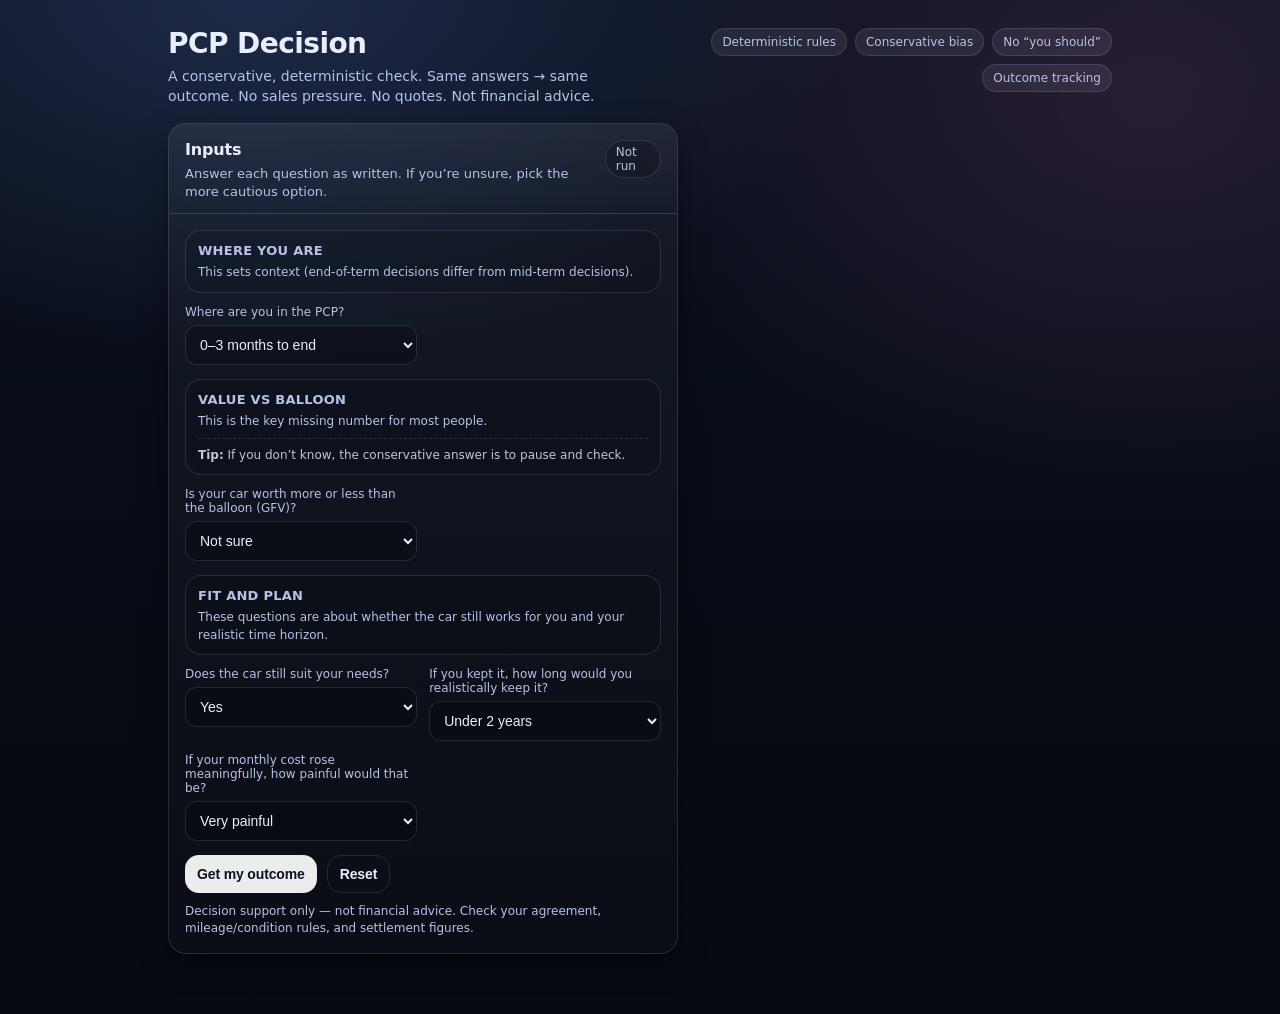
<file: pcp-decision.html>
<!doctype html>
<html lang="en">
<head>
  <meta charset="utf-8" />
  <meta name="viewport" content="width=device-width,initial-scale=1" />
  <title>PCP Decision Engine</title>
  <meta name="description" content="A conservative, rule-based check to decide whether to keep your PCP car, hand it back, change car, or pause and check one missing number." />

  <!-- Google-safe: canonical always points to base; outcome paths are noindex -->
  <link id="canonicalLink" rel="canonical" href="/pcp-decision/" />
  <meta id="robotsMeta" name="robots" content="index,follow" />

  <style>
:root{
      --bg:#0b1220;
      --text:#e8eefc;
      --muted:#b6c2e6;
      --line:rgba(232,238,252,.12);
      --good:rgba(120,255,190,.12);
      --warn:rgba(255,225,130,.12);
      --bad:rgba(255,130,155,.12);
      --chip:rgba(232,238,252,.08);
      --shadow: 0 10px 30px rgba(0,0,0,.35);
      --radius:18px;
      --radius2:14px;
      --max:980px;
      --font: ui-sans-serif, system-ui, -apple-system, Segoe UI, Roboto, Helvetica, Arial, "Apple Color Emoji","Segoe UI Emoji";
    }
    *{box-sizing:border-box}
    body{
      margin:0;
      font-family:var(--font);
      color:var(--text);
      background:radial-gradient(1000px 600px at 20% 0%, rgba(120,150,255,.18), transparent 60%),
                 radial-gradient(900px 700px at 90% 10%, rgba(255,120,210,.12), transparent 60%),
                 linear-gradient(180deg, var(--bg), #070b14 65%, #060911);
      min-height:100vh;
    }
    a{color:inherit}
    .wrap{max-width:var(--max); margin:0 auto; padding:28px 18px 60px}
    .top{display:flex; gap:14px; align-items:flex-start; justify-content:space-between; margin-bottom:16px;}
    .title{display:flex; flex-direction:column; gap:6px;}
    h1{margin:0; font-size:28px; letter-spacing:-.02em; line-height:1.15;}
    .sub{margin:0; color:var(--muted); max-width:62ch; line-height:1.45; font-size:14px;}
    .pillrow{display:flex; gap:8px; flex-wrap:wrap; justify-content:flex-end;}
    .pill{background:var(--chip); border:1px solid var(--line); padding:6px 10px; border-radius:999px; font-size:12px; color:var(--muted); user-select:none; white-space:nowrap;}

    .grid{display:grid; grid-template-columns: 1.1fr .9fr; gap:16px; margin-top:16px;}
    @media (max-width: 900px){ .grid{grid-template-columns:1fr} .pillrow{justify-content:flex-start} }

    .card{
      background:linear-gradient(180deg, rgba(255,255,255,.04), rgba(255,255,255,.02));
      border:1px solid var(--line);
      border-radius:var(--radius);
      box-shadow:var(--shadow);
      overflow:hidden;
    }
    .card .hd{
      padding:16px 16px 12px;
      border-bottom:1px solid var(--line);
      background:linear-gradient(180deg, rgba(255,255,255,.03), transparent);
      display:flex;
      align-items:flex-start;
      justify-content:space-between;
      gap:12px;
    }
    .card .hd h2{margin:0; font-size:16px; letter-spacing:-.01em;}
    .card .hd p{margin:6px 0 0; color:var(--muted); font-size:13px; line-height:1.4;}
    .card .bd{padding:14px 16px 16px}

    .form{display:grid; grid-template-columns: 1fr 1fr; gap:12px;}
    @media (max-width: 720px){ .form{grid-template-columns:1fr} }

    .section{
      grid-column: 1 / -1;
      border:1px solid var(--line);
      border-radius:16px;
      background:rgba(0,0,0,.10);
      padding:12px 12px 10px;
      margin-top:2px;
    }
    .section h3{margin:0 0 6px; font-size:13px; letter-spacing:.02em; text-transform:uppercase; color:var(--muted);}
    .section p{margin:0; font-size:12px; line-height:1.45; color:var(--muted);}
    .section .tip{margin-top:8px; padding-top:8px; border-top:1px dashed rgba(232,238,252,.14); color:rgba(232,238,252,.82);}

    label{display:flex; flex-direction:column; gap:6px; font-size:12px; color:var(--muted);}
    select{
      width:100%;
      border-radius:12px;
      border:1px solid var(--line);
      background:rgba(0,0,0,.22);
      color:var(--text);
      padding:10px 10px;
      outline:none;
      font-size:14px;
    }
    select:focus{border-color:rgba(180,200,255,.35)}
    .btnrow{margin-top:14px; display:flex; gap:10px; flex-wrap:wrap;}
    button{border:none; border-radius:14px; padding:10px 12px; cursor:pointer; font-weight:650; letter-spacing:-.01em; font-size:14px;}
    .primary{background:rgba(255,255,255,.92); color:#0b1220;}
    .ghost{background:transparent; color:var(--text); border:1px solid var(--line);}
    .note{margin-top:10px; font-size:12px; color:var(--muted); line-height:1.4;}

    .outcome{display:flex; flex-direction:column; gap:12px;}
    .banner{border-radius:var(--radius); border:1px solid var(--line); padding:14px 14px 12px; background:rgba(255,255,255,.03);}
    .banner.good{ background:var(--good); }
    .banner.warn{ background:var(--warn); }
    .banner.bad{ background:var(--bad); }
    .banner .kicker{font-size:12px; color:var(--muted); margin:0 0 6px; display:flex; gap:8px; align-items:center; flex-wrap:wrap;}
    .tag{
      display:inline-flex; align-items:center; gap:6px;
      padding:4px 10px; border-radius:999px;
      background:rgba(0,0,0,.18); border:1px solid var(--line);
      font-size:12px; color:var(--muted); user-select:none;
    }
    .banner h3{margin:0; font-size:20px; letter-spacing:-.02em;}
    .why, .next{border:1px solid var(--line); border-radius:var(--radius2); background:rgba(0,0,0,.12); padding:12px 12px 10px;}
    .why h4, .next h4{margin:0 0 8px; font-size:13px; color:var(--muted); letter-spacing:.02em; text-transform:uppercase;}
    ul{margin:0; padding-left:18px; color:var(--text); line-height:1.5; font-size:14px;}
    .small{color:var(--muted); font-size:12px; line-height:1.45;}

    .links{margin-top:10px; display:flex; flex-direction:column; gap:8px;}
    .linkitem{
      display:flex; justify-content:space-between; gap:10px;
      padding:10px 10px;
      border:1px solid var(--line);
      border-radius:12px;
      background:rgba(255,255,255,.03);
      text-decoration:none;
    }
    .linkitem:hover{border-color:rgba(200,210,255,.28)}
    .linkitem .l{display:flex; flex-direction:column; gap:2px; min-width:0;}
    .linkitem .t{font-size:14px; font-weight:650; white-space:nowrap; overflow:hidden; text-overflow:ellipsis;}
    .linkitem .d{font-size:12px; color:var(--muted); line-height:1.35;}
    .aff{font-size:11px; color:var(--muted); opacity:.9;}

    .audit{margin-top:12px; border-top:1px solid var(--line); padding-top:12px;}
    details{border:1px solid var(--line); border-radius:14px; padding:10px 12px; background:rgba(0,0,0,.10);}
    summary{cursor:pointer; font-weight:650; font-size:13px;}
    .auditgrid{margin-top:10px; display:grid; grid-template-columns: 1fr 1fr; gap:10px;}
    @media (max-width: 720px){ .auditgrid{grid-template-columns:1fr} }
    .kv{border:1px solid var(--line); border-radius:12px; padding:10px; background:rgba(255,255,255,.03); font-size:12px; color:var(--muted); line-height:1.35;}
    .kv b{color:var(--text); font-weight:650}
    .footer{margin-top:14px; color:var(--muted); font-size:12px; line-height:1.45;}
</style>
</head>

<body>
  <div class="wrap">
    <div class="top">
      <div class="title">
        <h1>PCP Decision</h1>
        <p class="sub">
          A conservative, deterministic check. Same answers → same outcome.
          No sales pressure. No quotes. Not financial advice.
        </p>
      </div>
      <div class="pillrow">
        <div class="pill">Deterministic rules</div>
        <div class="pill">Conservative bias</div>
        <div class="pill">No “you should”</div>
        <div class="pill">Outcome tracking</div>
      </div>
    </div>

    <div class="grid">
      <!-- INPUTS -->
      <section class="card" id="formCard">
        <div class="hd">
          <div>
            <h2>Inputs</h2>
            <p>Answer each question as written. If you’re unsure, pick the more cautious option.</p>
          </div>
          <div class="tag" id="statusTag">Not run</div>
        </div>
        <div class="bd">
          <form class="form" id="pcpForm">
            <div class="section">
              <h3>Where you are</h3>
              <p>This sets context (end-of-term decisions differ from mid-term decisions).</p>
            </div>

            <label>
              Where are you in the PCP?
              <select id="stage" required>
                <option value="end">0–3 months to end</option>
                <option value="mid">More than 3 months left</option>
              </select>
            </label>

            <div class="section">
              <h3>Value vs balloon</h3>
              <p>This is the key missing number for most people.</p>
              <p class="tip"><b>Tip:</b> If you don’t know, the conservative answer is to pause and check.</p>
            </div>

            <label>
              Is your car worth more or less than the balloon (GFV)?
              <select id="equity" required>
                <option value="not_sure">Not sure</option>
                <option value="more">Worth more (positive equity)</option>
                <option value="same">About the same</option>
                <option value="less">Worth less (negative equity)</option>
              </select>
            </label>

            <div class="section">
              <h3>Fit and plan</h3>
              <p>These questions are about whether the car still works for you and your realistic time horizon.</p>
            </div>

            <label>
              Does the car still suit your needs?
              <select id="fit" required>
                <option value="yes">Yes</option>
                <option value="mostly">Mostly</option>
                <option value="no">No</option>
              </select>
            </label>

            <label>
              If you kept it, how long would you realistically keep it?
              <select id="horizon" required>
                <option value="short">Under 2 years</option>
                <option value="long">3+ years</option>
              </select>
            </label>

            <label>
              If your monthly cost rose meaningfully, how painful would that be?
              <select id="stress" required>
                <option value="painful">Very painful</option>
                <option value="ok">Manageable</option>
                <option value="fine">Not an issue</option>
              </select>
            </label>
          </form>

          <div class="btnrow">
            <button class="primary" id="btn" type="button">Get my outcome</button>
            <button class="ghost" id="resetBtn" type="button">Reset</button>
          </div>

          <div class="note">
            Decision support only — not financial advice. Check your agreement, mileage/condition rules, and settlement figures.
          </div>
        </div>
      </section>

      <!-- OUTPUT -->
      <section class="card" id="resultCard" style="display:none;" aria-live="polite">
        <div class="hd">
          <div>
            <h2>Outcome</h2>
            <p>Clear result, with plain-English why + next steps.</p>
          </div>
          <div class="tag" id="pathTag">/pcp-decision</div>
        </div>
        <div class="bd">
          <div id="resultBox" class="outcome"></div>

          <div class="footer">
            <div class="small">This page does not store answers. Outcome URLs are for tracking only.</div>
          </div>
        </div>
      </section>
    </div>
  </div>

<script>
(() => {
  // ---------------------------
  // Paths (flat-file friendly)
  // ---------------------------
  const BASE_PATH = "/pcp-decision/";
  const OUTCOME_PATH = "/pcp-decision/outcome/";

  // ---------------------------
  // Google-safe indexing directives
  // ---------------------------
  function applyIndexingDirectives() {
    const canonicalEl = document.getElementById("canonicalLink");
    const robotsEl = document.getElementById("robotsMeta");
    const path = window.location.pathname || "";
    const isOutcomePath = path.startsWith(OUTCOME_PATH);
    if (canonicalEl) canonicalEl.setAttribute("href", BASE_PATH);
    if (robotsEl) robotsEl.setAttribute("content", isOutcomePath ? "noindex,follow" : "index,follow");
  }
  applyIndexingDirectives();

  // ---------------------------
  // DOM
  // ---------------------------
  const elStage   = document.getElementById("stage");
  const elEquity  = document.getElementById("equity");
  const elFit     = document.getElementById("fit");
  const elHorizon = document.getElementById("horizon");
  const elStress  = document.getElementById("stress");

  const elBtn     = document.getElementById("btn");
  const elReset   = document.getElementById("resetBtn");

  const elStatus  = document.getElementById("statusTag");
  const elPathTag = document.getElementById("pathTag");

  const elResultCard = document.getElementById("resultCard");
  const elResultBox  = document.getElementById("resultBox");

  function setStatus(t) { if (elStatus) elStatus.textContent = t; }
  function setPath(p) { if (elPathTag) elPathTag.textContent = p; }

  function toSlug(tag){
    return String(tag || "unknown")
      .toLowerCase()
      .trim()
      .replace(/\s+/g, "-")
      .replace(/[^a-z0-9-]/g, "");
  }

  function escapeHtml(str) {
    return String(str)
      .replaceAll("&", "&amp;")
      .replaceAll("<", "&lt;")
      .replaceAll(">", "&gt;")
      .replaceAll('"', "&quot;")
      .replaceAll("'", "&#039;");
  }

  function setOutcomePath(slug) {
    const safe = String(slug || "pause").toLowerCase().replace(/[^a-z0-9-]/g, "");
    history.replaceState({ outcome: safe }, "", OUTCOME_PATH + safe);
    setPath(OUTCOME_PATH + safe);
  }

  function setBasePath() {
    history.replaceState({}, "", BASE_PATH);
    setPath(BASE_PATH.replace(/\/$/, ""));
  }

  // ---------------------------
  // Original deterministic logic (unchanged)
  // ---------------------------
  const elStage   = document.getElementById("stage");
    const elEquity  = document.getElementById("equity");
    const elFit     = document.getElementById("fit");
    const elHorizon = document.getElementById("horizon");
    const elStress  = document.getElementById("stress");
    const elBtn     = document.getElementById("btn");
    const elResult  = document.getElementById("result");

    function toSlug(tag){
      return String(tag || "unknown")
        .toLowerCase()
        .trim()
        .replace(/\s+/g, "-")
        .replace(/[^a-z0-9-]/g, "");
    }

    function recommendPCP({ stage, equity, fit, horizon, stress }) {
      // Missing key info
      if (equity === "not_sure") {
        return {
          tag: "PAUSE",
          title: "Pause and check one missing number",
          why: [
            "You can’t decide keep/exit confidently without knowing value vs balloon (and, if mid-term, settlement)."
          ],
          next: [
            "Get a rough valuation and compare it to the balloon (GFV).",
            stage === "mid" ? "If you’re mid-term, also get the settlement figure." : "Then rerun this in 60 seconds."
          ],
          follow: null
        };
      }

      // Negative equity: at end-of-term, PCP walk-away is the default framing.
      if (equity === "less") {
        return {
          tag: "HAND BACK",
          title: "Hand it back (avoid buying the car above market value)",
          why: [
            "If the car is worth less than the balloon, paying/refinancing the balloon usually means buying above market value.",
            "Even if you expect mileage/condition charges, those are often capped and still cheaper than locking in the whole value-vs-balloon gap."
          ],
          next: [
            "Check mileage/condition rules to avoid surprises.",
            "Start fresh rather than rolling shortfalls forward."
          ],
          follow: null
        };
      }

      // Fit dominates: if it doesn't suit, switching is rational.
      if (fit === "no") {
        return {
          tag: "CHANGE",
          title: "Change car (needs > convenience)",
          why: [
            "If the car doesn’t fit your needs, keeping it is usually the wrong kind of ‘saving’.",
            "The trap is hiding costs inside a new agreement."
          ],
          next: [
            "Compare total cost, not just monthly.",
            "Avoid ‘same payment’ deals that quietly extend the term."
          ],
          follow: {
            href: "/sell-route",
            label: "If you’re exiting, choose the least-bad way to sell →"
          }
        };
      }

      // KEEP: fits + long horizon + stress not extreme
      if (horizon === "long" && stress !== "painful") {
        return {
          tag: "KEEP",
          title: "Keep the car",
          why: [
            "If the car fits and you’ll keep it 3+ years, keeping often avoids unnecessary churn and depreciation resets."
          ],
          next: [
            "Next: decide how to handle the balloon (pay cash vs refinance, or pause if a key number is missing)."
          ],
          follow: {
            href: "/balloon-decision",
            label: "If you’re keeping the car: decide how to handle the balloon →"
          }
        };
      }

      // Conservative default
      return {
        tag: "PAUSE",
        title: "Pause — it isn’t a clean keep/exit picture yet",
        why: [
          "If the choice isn’t clear, forcing a new agreement is how people overpay under time pressure."
        ],
        next: [
          "Recheck valuation vs balloon and your real 12–24 month plan.",
          "Then rerun."
        ],
        follow: null
      };
    }

    elBtn.addEventListener("click", () => {
      const out = recommendPCP({
        stage: elStage.value,
        equity: elEquity.value,
        fit: elFit.value,
        horizon: elHorizon.value,
        stress: elStress.value
      });

      // Outcome tracking for Cloudflare Analytics
      history.replaceState({}, "", "/outcome/" + toSlug(out.tag));

      elResult.style.display = "block";
      elResult.innerHTML = `
        <div class="tag">${out.tag}</div>
        <h2>${out.title}</h2>

        <strong>Why:</strong>
        <ul>${(out.why || []).map(x => `<li>${x}</li>`).join("")}</ul>

        <div class="divider"></div>

        <strong>What to do next:</strong>
        <ul>${(out.next || []).map(x => `<li>${x}</li>`).join("")}</ul>

        ${out.follow ? `
          <div class="divider"></div>
          <strong>Next decision:</strong>
          <p style="margin-top:8px;">
            <a href="${out.follow.href}">${out.follow.label}</a>
          </p>
        ` : ""}

        <p class="note">Decision support only — not financial advice.</p>
      `;

      elResult.scrollIntoView({behavior:"smooth", block:"start"});
    });
})();
</script>
</body>
</html>
</file>
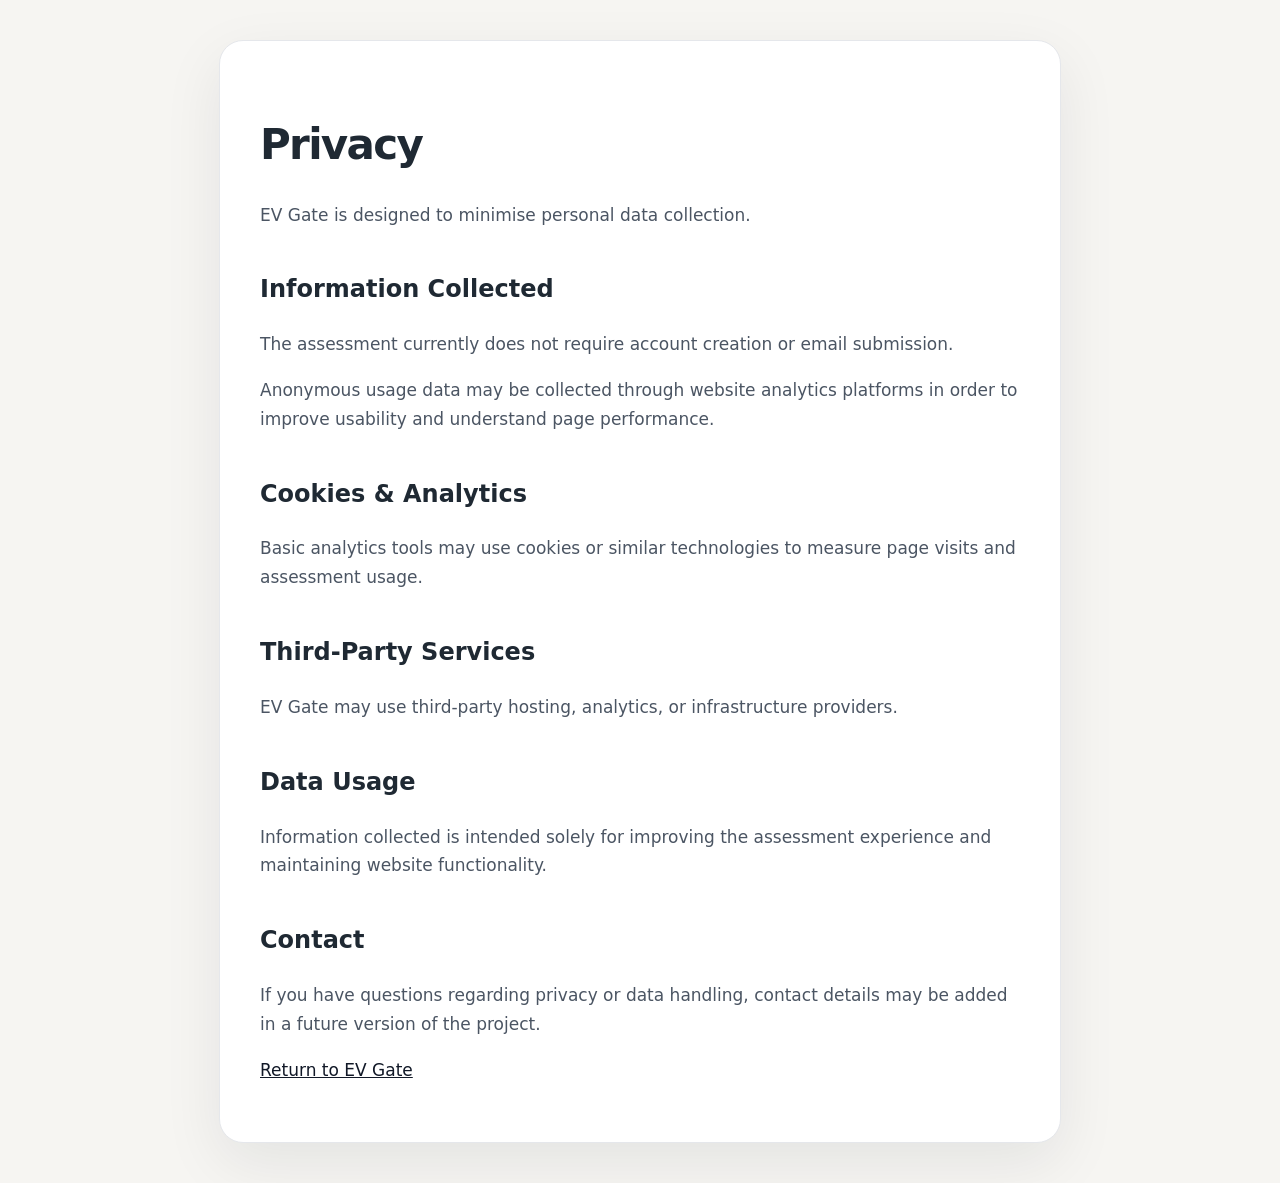
<file: privacy.html>
<!DOCTYPE html>
<html lang="en">
<head>
  <meta charset="UTF-8" />
  <meta name="viewport" content="width=device-width, initial-scale=1.0" />
  <title>Privacy | EV Gate</title>

  <style>
    body {
      margin: 0;
      font-family: Inter, system-ui, sans-serif;
      background: #f6f5f2;
      color: #1f2933;
      line-height: 1.7;
      padding: 40px 20px;
    }

    .container {
      max-width: 760px;
      margin: 0 auto;
      background: white;
      border-radius: 24px;
      padding: 40px;
      border: 1px solid #e5e7eb;
      box-shadow: 0 20px 60px rgba(15, 23, 42, 0.08);
    }

    h1 {
      font-size: 42px;
      margin-bottom: 20px;
      letter-spacing: -0.04em;
    }

    h2 {
      margin-top: 40px;
      font-size: 24px;
    }

    p {
      color: #4b5563;
      font-size: 17px;
    }

    a {
      color: #111827;
    }
  </style>
</head>
<body>
  <div class="container">
    <h1>Privacy</h1>

    <p>
      EV Gate is designed to minimise personal data collection.
    </p>

    <h2>Information Collected</h2>

    <p>
      The assessment currently does not require account creation or email submission.
    </p>

    <p>
      Anonymous usage data may be collected through website analytics platforms in order to improve usability and understand page performance.
    </p>

    <h2>Cookies & Analytics</h2>

    <p>
      Basic analytics tools may use cookies or similar technologies to measure page visits and assessment usage.
    </p>

    <h2>Third-Party Services</h2>

    <p>
      EV Gate may use third-party hosting, analytics, or infrastructure providers.
    </p>

    <h2>Data Usage</h2>

    <p>
      Information collected is intended solely for improving the assessment experience and maintaining website functionality.
    </p>

    <h2>Contact</h2>

    <p>
      If you have questions regarding privacy or data handling, contact details may be added in a future version of the project.
    </p>

    <p>
      <a href="index.html">Return to EV Gate</a>
    </p>
  </div>
</body>
</html>
</file>
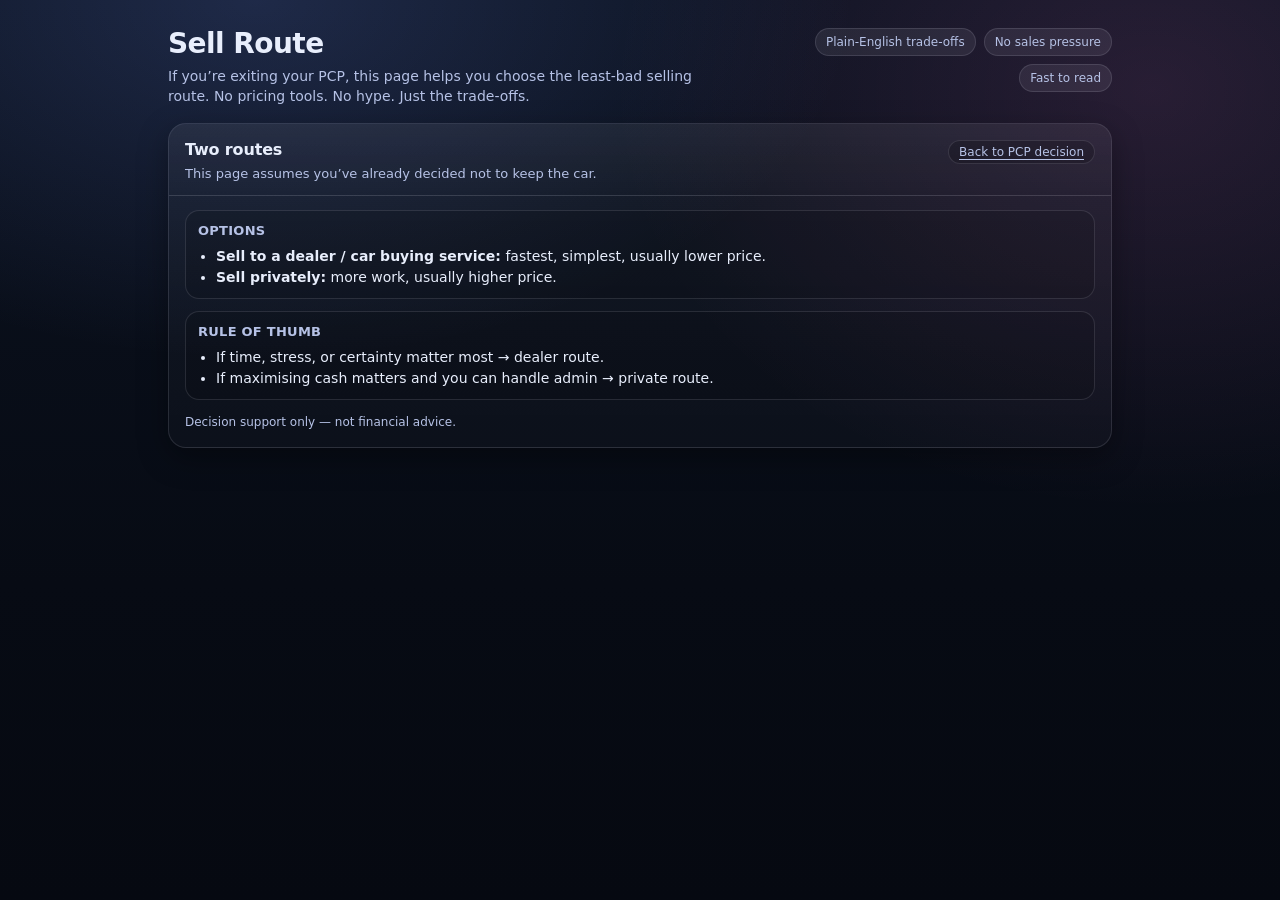
<file: sell-route.html>
<!doctype html>
<html lang="en">
<head>
  <meta charset="utf-8" />
  <meta name="viewport" content="width=device-width,initial-scale=1" />
  <title>Sell Route — If you’re exiting</title>
  <meta name="description" content="If you’re exiting your PCP, choose the least-bad way to sell: dealer vs private." />
  <style>
:root{
      --bg:#0b1220;
      --text:#e8eefc;
      --muted:#b6c2e6;
      --line:rgba(232,238,252,.12);
      --good:rgba(120,255,190,.12);
      --warn:rgba(255,225,130,.12);
      --bad:rgba(255,130,155,.12);
      --chip:rgba(232,238,252,.08);
      --shadow: 0 10px 30px rgba(0,0,0,.35);
      --radius:18px;
      --radius2:14px;
      --max:980px;
      --font: ui-sans-serif, system-ui, -apple-system, Segoe UI, Roboto, Helvetica, Arial, "Apple Color Emoji","Segoe UI Emoji";
    }
    *{box-sizing:border-box}
    body{
      margin:0;
      font-family:var(--font);
      color:var(--text);
      background:radial-gradient(1000px 600px at 20% 0%, rgba(120,150,255,.18), transparent 60%),
                 radial-gradient(900px 700px at 90% 10%, rgba(255,120,210,.12), transparent 60%),
                 linear-gradient(180deg, var(--bg), #070b14 65%, #060911);
      min-height:100vh;
    }
    a{color:inherit}
    .wrap{max-width:var(--max); margin:0 auto; padding:28px 18px 60px}
    .top{display:flex; gap:14px; align-items:flex-start; justify-content:space-between; margin-bottom:16px;}
    .title{display:flex; flex-direction:column; gap:6px;}
    h1{margin:0; font-size:28px; letter-spacing:-.02em; line-height:1.15;}
    .sub{margin:0; color:var(--muted); max-width:62ch; line-height:1.45; font-size:14px;}
    .pillrow{display:flex; gap:8px; flex-wrap:wrap; justify-content:flex-end;}
    .pill{background:var(--chip); border:1px solid var(--line); padding:6px 10px; border-radius:999px; font-size:12px; color:var(--muted); user-select:none; white-space:nowrap;}

    .grid{display:grid; grid-template-columns: 1.1fr .9fr; gap:16px; margin-top:16px;}
    @media (max-width: 900px){ .grid{grid-template-columns:1fr} .pillrow{justify-content:flex-start} }

    .card{
      background:linear-gradient(180deg, rgba(255,255,255,.04), rgba(255,255,255,.02));
      border:1px solid var(--line);
      border-radius:var(--radius);
      box-shadow:var(--shadow);
      overflow:hidden;
    }
    .card .hd{
      padding:16px 16px 12px;
      border-bottom:1px solid var(--line);
      background:linear-gradient(180deg, rgba(255,255,255,.03), transparent);
      display:flex;
      align-items:flex-start;
      justify-content:space-between;
      gap:12px;
    }
    .card .hd h2{margin:0; font-size:16px; letter-spacing:-.01em;}
    .card .hd p{margin:6px 0 0; color:var(--muted); font-size:13px; line-height:1.4;}
    .card .bd{padding:14px 16px 16px}

    .form{display:grid; grid-template-columns: 1fr 1fr; gap:12px;}
    @media (max-width: 720px){ .form{grid-template-columns:1fr} }

    .section{
      grid-column: 1 / -1;
      border:1px solid var(--line);
      border-radius:16px;
      background:rgba(0,0,0,.10);
      padding:12px 12px 10px;
      margin-top:2px;
    }
    .section h3{margin:0 0 6px; font-size:13px; letter-spacing:.02em; text-transform:uppercase; color:var(--muted);}
    .section p{margin:0; font-size:12px; line-height:1.45; color:var(--muted);}
    .section .tip{margin-top:8px; padding-top:8px; border-top:1px dashed rgba(232,238,252,.14); color:rgba(232,238,252,.82);}

    label{display:flex; flex-direction:column; gap:6px; font-size:12px; color:var(--muted);}
    select{
      width:100%;
      border-radius:12px;
      border:1px solid var(--line);
      background:rgba(0,0,0,.22);
      color:var(--text);
      padding:10px 10px;
      outline:none;
      font-size:14px;
    }
    select:focus{border-color:rgba(180,200,255,.35)}
    .btnrow{margin-top:14px; display:flex; gap:10px; flex-wrap:wrap;}
    button{border:none; border-radius:14px; padding:10px 12px; cursor:pointer; font-weight:650; letter-spacing:-.01em; font-size:14px;}
    .primary{background:rgba(255,255,255,.92); color:#0b1220;}
    .ghost{background:transparent; color:var(--text); border:1px solid var(--line);}
    .note{margin-top:10px; font-size:12px; color:var(--muted); line-height:1.4;}

    .outcome{display:flex; flex-direction:column; gap:12px;}
    .banner{border-radius:var(--radius); border:1px solid var(--line); padding:14px 14px 12px; background:rgba(255,255,255,.03);}
    .banner.good{ background:var(--good); }
    .banner.warn{ background:var(--warn); }
    .banner.bad{ background:var(--bad); }
    .banner .kicker{font-size:12px; color:var(--muted); margin:0 0 6px; display:flex; gap:8px; align-items:center; flex-wrap:wrap;}
    .tag{
      display:inline-flex; align-items:center; gap:6px;
      padding:4px 10px; border-radius:999px;
      background:rgba(0,0,0,.18); border:1px solid var(--line);
      font-size:12px; color:var(--muted); user-select:none;
    }
    .banner h3{margin:0; font-size:20px; letter-spacing:-.02em;}
    .why, .next{border:1px solid var(--line); border-radius:var(--radius2); background:rgba(0,0,0,.12); padding:12px 12px 10px;}
    .why h4, .next h4{margin:0 0 8px; font-size:13px; color:var(--muted); letter-spacing:.02em; text-transform:uppercase;}
    ul{margin:0; padding-left:18px; color:var(--text); line-height:1.5; font-size:14px;}
    .small{color:var(--muted); font-size:12px; line-height:1.45;}

    .links{margin-top:10px; display:flex; flex-direction:column; gap:8px;}
    .linkitem{
      display:flex; justify-content:space-between; gap:10px;
      padding:10px 10px;
      border:1px solid var(--line);
      border-radius:12px;
      background:rgba(255,255,255,.03);
      text-decoration:none;
    }
    .linkitem:hover{border-color:rgba(200,210,255,.28)}
    .linkitem .l{display:flex; flex-direction:column; gap:2px; min-width:0;}
    .linkitem .t{font-size:14px; font-weight:650; white-space:nowrap; overflow:hidden; text-overflow:ellipsis;}
    .linkitem .d{font-size:12px; color:var(--muted); line-height:1.35;}
    .aff{font-size:11px; color:var(--muted); opacity:.9;}

    .audit{margin-top:12px; border-top:1px solid var(--line); padding-top:12px;}
    details{border:1px solid var(--line); border-radius:14px; padding:10px 12px; background:rgba(0,0,0,.10);}
    summary{cursor:pointer; font-weight:650; font-size:13px;}
    .auditgrid{margin-top:10px; display:grid; grid-template-columns: 1fr 1fr; gap:10px;}
    @media (max-width: 720px){ .auditgrid{grid-template-columns:1fr} }
    .kv{border:1px solid var(--line); border-radius:12px; padding:10px; background:rgba(255,255,255,.03); font-size:12px; color:var(--muted); line-height:1.35;}
    .kv b{color:var(--text); font-weight:650}
    .footer{margin-top:14px; color:var(--muted); font-size:12px; line-height:1.45;}
</style>
</head>

<body>
  <div class="wrap">
    <div class="top">
      <div class="title">
        <h1>Sell Route</h1>
        <p class="sub">
          If you’re exiting your PCP, this page helps you choose the least-bad selling route.
          No pricing tools. No hype. Just the trade-offs.
        </p>
      </div>
      <div class="pillrow">
        <div class="pill">Plain-English trade-offs</div>
        <div class="pill">No sales pressure</div>
        <div class="pill">Fast to read</div>
      </div>
    </div>

    <section class="card">
      <div class="hd">
        <div>
          <h2>Two routes</h2>
          <p>This page assumes you’ve already decided not to keep the car.</p>
        </div>
        <div class="tag"><a href="/pcp-decision" style="text-decoration:underline; text-underline-offset:3px;">Back to PCP decision</a></div>
      </div>

      <div class="bd">
        <div class="why">
          <h4>Options</h4>
          <ul>
            <li><b>Sell to a dealer / car buying service:</b> fastest, simplest, usually lower price.</li>
            <li><b>Sell privately:</b> more work, usually higher price.</li>
          </ul>
        </div>

        <div class="next" style="margin-top:12px;">
          <h4>Rule of thumb</h4>
          <ul>
            <li>If time, stress, or certainty matter most → dealer route.</li>
            <li>If maximising cash matters and you can handle admin → private route.</li>
          </ul>
        </div>

        <div class="footer">
          <div class="small">Decision support only — not financial advice.</div>
        </div>
      </div>
    </section>
  </div>
</body>
</html>
</file>
